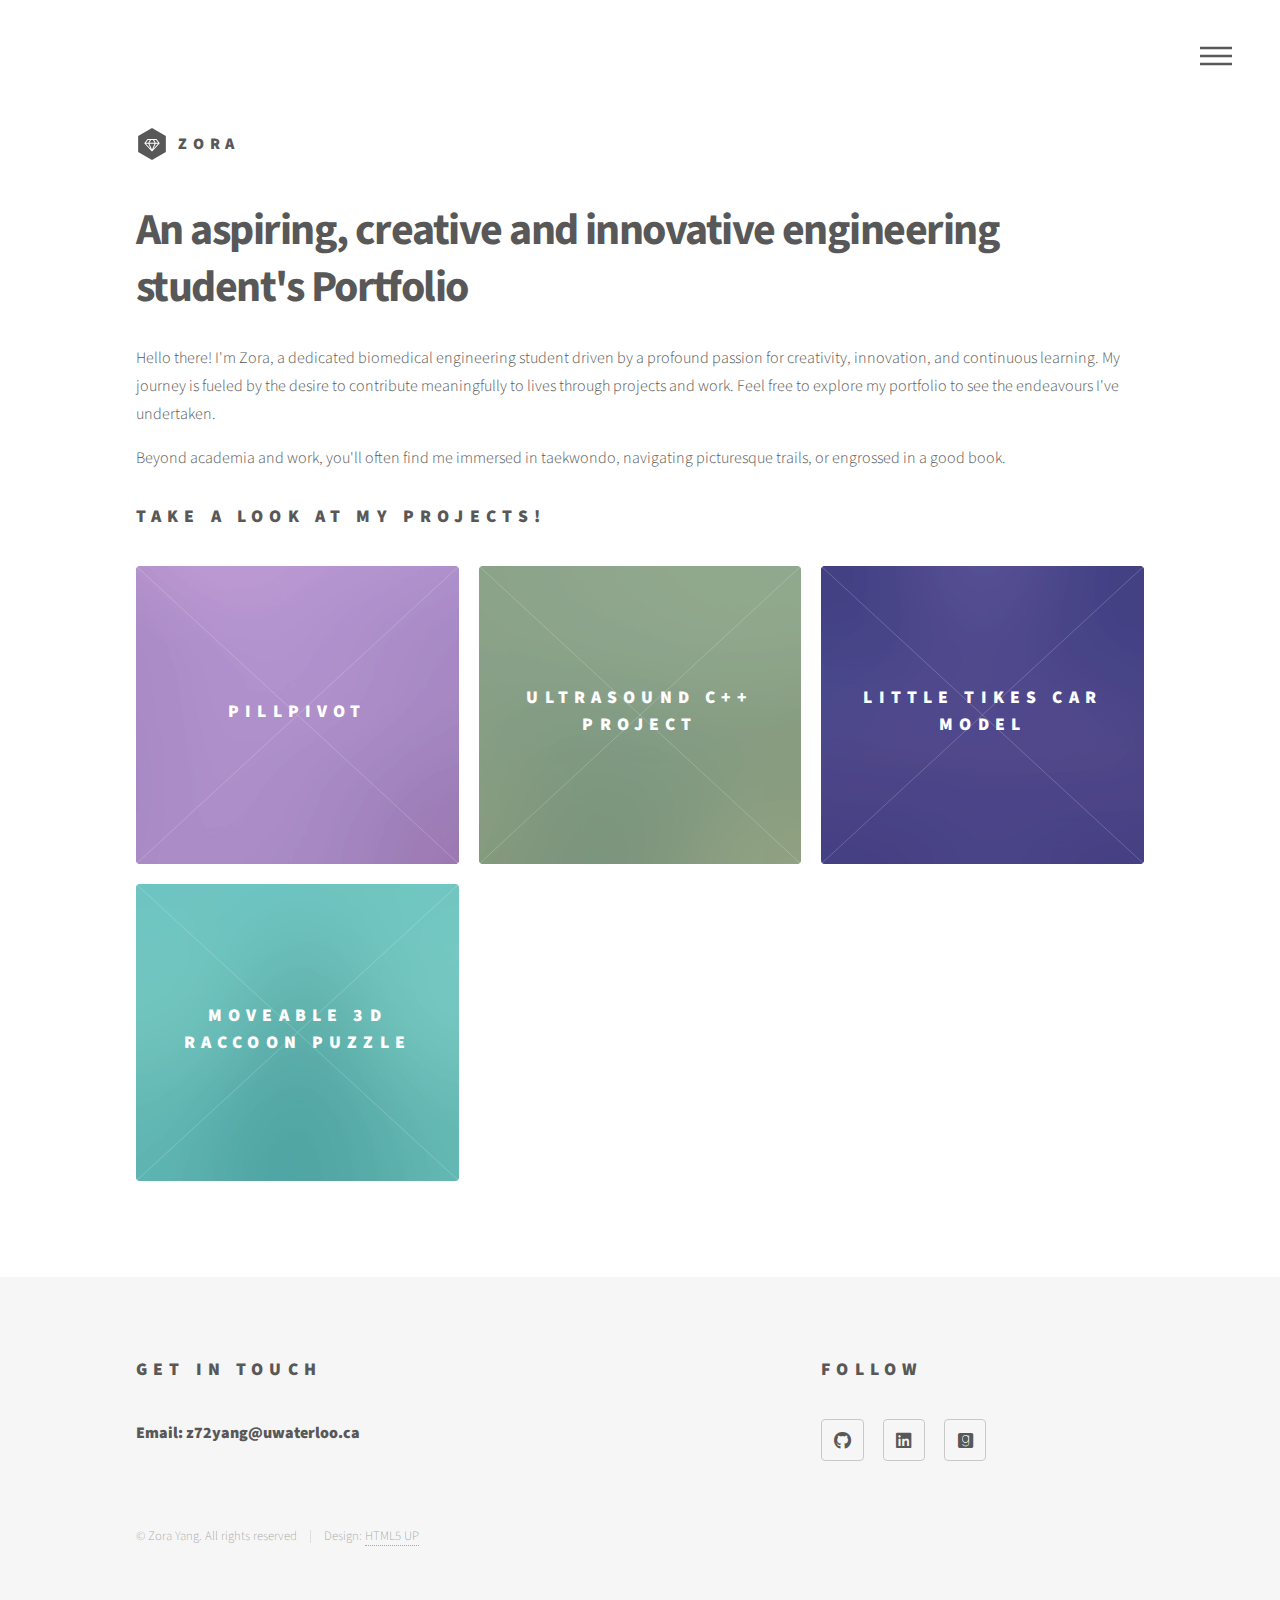
<file: index.html>
<!DOCTYPE HTML>
<!--
	Phantom by HTML5 UP
	html5up.net | @ajlkn
	Free for personal and commercial use under the CCA 3.0 license (html5up.net/license)
-->
<html>
	<head>
		<title>Zora's Portfolio</title>
		<meta charset="utf-8" />
		<meta name="viewport" content="width=device-width, initial-scale=1, user-scalable=no" />
		<link rel="stylesheet" href="assets/css/main.css" />
		<noscript><link rel="stylesheet" href="assets/css/noscript.css" /></noscript>
	</head>
	<body class="is-preload">
		<!-- Wrapper -->
			<div id="wrapper">

				<!-- Header -->
					<header id="header">
						<div class="inner">

							<!-- Logo -->
								<a href="index.html" class="logo">
									<span class="symbol"><img src="images/logo.svg" alt="" /></span><span class="title">Zora</span>
								</a>

							<!-- Nav -->
								<nav>
									<ul>
										<li><a href="#menu">Menu</a></li>
									</ul>
								</nav>

						</div>
					</header>

				<!-- Menu -->
					<nav id="menu">
						<h2>Menu</h2>
						<ul>
							<li><a href="index.html">Home</a></li>
							<li><a href="pillpivot.html">PillPivot</a></li>
							<li><a href="ultrasound.html">Ultrasound C++ Project</a></li>
							<li><a href="Solidworks.html">Little Tikes Car Model</a></li>
							<li><a href="raccoon.html">Moveable 3D Raccoon Puzzle</a></li>
						</ul>
					</nav>

				<!-- Main -->
					<div id="main">
						<div class="inner">
							<header>
								<h1>An aspiring, creative and innovative engineering student's Portfolio</h1>
								<p>Hello there! I'm Zora, a dedicated biomedical engineering student driven by a profound passion for creativity, innovation, and continuous learning. My journey is fueled by the desire to contribute meaningfully to lives through projects and work. Feel free to explore my portfolio to see the endeavours I've undertaken.</p>
								<p>Beyond academia and work, you'll often find me immersed in taekwondo, navigating picturesque trails, or engrossed in a good book.</p>
								<h2>Take a look at my projects!</h2>
							</header>
							<section class="tiles">
								<article class="style2">
									<span class="image">
										<img src="images/pic02.jpg" alt="" />
									</span>
									<a href="pillpivot.html">
										<h2>PillPivot</h2>
										<div class="content">
											<p>An ergonomic pill box designed for people with rheumatoid arthritis</p>
										</div>
									</a>
								</article>
								<article class="style1">
									<span class="image">
										<img src="images/pic01.jpg" alt="" />
									</span>
									<a href="ultrasound.html">
										<h2>Ultrasound C++ Project</h2>
										<div class="content">
											<p>C++ project to interpret an ultrasound text file</p>
										</div>
									</a>
								</article>
								<article class="style3">
									<span class="image">
										<img src="images/pic03.jpg" alt="" />
									</span>
									<a href="Solidworks.html">
										<h2>Little Tikes Car Model</h2>
										<div class="content">
											<p>Model of the Little Tikes Car created in Solidworks</p>
										</div>
									</a>
								</article>
								<article class="style4">
									<span class="image">
										<img src="images/pic04.jpg" alt="" />
									</span>
									<a href="raccoon.html">
										<h2>Moveable 3D Raccoon Puzzle</h2>
										<div class="content">
											<p>3D raccoon in a trashcan puzzle. Designed in Solidworks and 3D printed.</p>
										</div>
									</a>
								</article>
								<!-- <article class="style5">
									<span class="image">
										<img src="images/pic05.jpg" alt="" />
									</span>
									<a href="generic.html">
										<h2>Aliquam</h2>
										<div class="content">
											<p>Sed nisl arcu euismod sit amet nisi lorem etiam dolor veroeros et feugiat.</p>
										</div>
									</a>
								</article>
								<article class="style6">
									<span class="image">
										<img src="images/pic06.jpg" alt="" />
									</span>
									<a href="generic.html">
										<h2>Veroeros</h2>
										<div class="content">
											<p>Sed nisl arcu euismod sit amet nisi lorem etiam dolor veroeros et feugiat.</p>
										</div>
									</a>
								</article>
								<article class="style2">
									<span class="image">
										<img src="images/pic07.jpg" alt="" />
									</span>
									<a href="generic.html">
										<h2>Ipsum</h2>
										<div class="content">
											<p>Sed nisl arcu euismod sit amet nisi lorem etiam dolor veroeros et feugiat.</p>
										</div>
									</a>
								</article>
								<article class="style3">
									<span class="image">
										<img src="images/pic08.jpg" alt="" />
									</span>
									<a href="generic.html">
										<h2>Dolor</h2>
										<div class="content">
											<p>Sed nisl arcu euismod sit amet nisi lorem etiam dolor veroeros et feugiat.</p>
										</div>
									</a>
								</article>
								<article class="style1">
									<span class="image">
										<img src="images/pic09.jpg" alt="" />
									</span>
									<a href="generic.html">
										<h2>Nullam</h2>
										<div class="content">
											<p>Sed nisl arcu euismod sit amet nisi lorem etiam dolor veroeros et feugiat.</p>
										</div>
									</a>
								</article>
								<article class="style5">
									<span class="image">
										<img src="images/pic10.jpg" alt="" />
									</span>
									<a href="generic.html">
										<h2>Ultricies</h2>
										<div class="content">
											<p>Sed nisl arcu euismod sit amet nisi lorem etiam dolor veroeros et feugiat.</p>
										</div>
									</a>
								</article>
								<article class="style6">
									<span class="image">
										<img src="images/pic11.jpg" alt="" />
									</span>
									<a href="generic.html">
										<h2>Dictum</h2>
										<div class="content">
											<p>Sed nisl arcu euismod sit amet nisi lorem etiam dolor veroeros et feugiat.</p>
										</div>
									</a>
								</article>
								<article class="style4">
									<span class="image">
										<img src="images/pic12.jpg" alt="" />
									</span>
									<a href="generic.html">
										<h2>Pretium</h2>
										<div class="content">
											<p>Sed nisl arcu euismod sit amet nisi lorem etiam dolor veroeros et feugiat.</p>
										</div>
									</a>
								</article> -->
							</section>
						</div>
					</div>

				<!-- Footer -->
					<footer id="footer">
						<div class="inner">
							<section>
								<h2>Get in touch</h2>
								<p><b>Email: z72yang@uwaterloo.ca</b></p>
								<!-- <form method="post" action="z72yang@uwaterloo.ca">
									<div class="fields">
										<div class="field half">
											<input type="text" name="name" id="name" placeholder="Name" />
										</div>
										<div class="field half">
											<input type="email" name="email" id="email" placeholder="Email" />
										</div>
										<div class="field">
											<textarea name="message" id="message" placeholder="Message"></textarea>
										</div>
									</div>
									<ul class="actions">
										<li><input type="submit" value="Send" class="primary" /></li>
									</ul>
								</form> -->
							</section>
							<section>
								<h2>Follow</h2>
								<ul class="icons">
									<li><a href="https://github.com/zor-bme" class="icon brands style2 fa-github"><span class="label">GitHub</span></a></li>
									<li><a href="https://www.linkedin.com/in/zora-y-623b1726b/" class="icon brands style2 fa-linkedin"><span class="label">Linkedin</span></a></li>
									<li><a href="https://www.goodreads.com/user/show/127445871-lan-zee" class="icon brands style2 fa-goodreads"><span class="label">Goodreads</span></a></li>
									<!-- <li><a href="#" class="icon brands style2 fa-twitter"><span class="label">Twitter</span></a></li>
									<li><a href="#" class="icon brands style2 fa-facebook-f"><span class="label">Facebook</span></a></li>
									<li><a href="#" class="icon brands style2 fa-instagram"><span class="label">Instagram</span></a></li>
									<li><a href="#" class="icon brands style2 fa-dribbble"><span class="label">Dribbble</span></a></li> -->
									<!-- <li><a href="#" class="icon brands style2 fa-500px"><span class="label">500px</span></a></li> -->
									<!-- <li><a href="4372160275" class="icon solid style2 fa-phone"><span class="label">Phone</span></a></li>
									<li><a href="z72yang@uwaterloo.ca" class="icon solid style2 fa-envelope"><span class="label">Email</span></a></li> -->
								</ul>
							</section>
							<ul class="copyright">
								<li>&copy; Zora Yang. All rights reserved</li><li>Design: <a href="http://html5up.net">HTML5 UP</a></li>
							</ul>
						</div>
					</footer>

			</div>

		<!-- Scripts -->
			<script src="assets/js/jquery.min.js"></script>
			<script src="assets/js/browser.min.js"></script>
			<script src="assets/js/breakpoints.min.js"></script>
			<script src="assets/js/util.js"></script>
			<script src="assets/js/main.js"></script>

	</body>
</html>
</file>
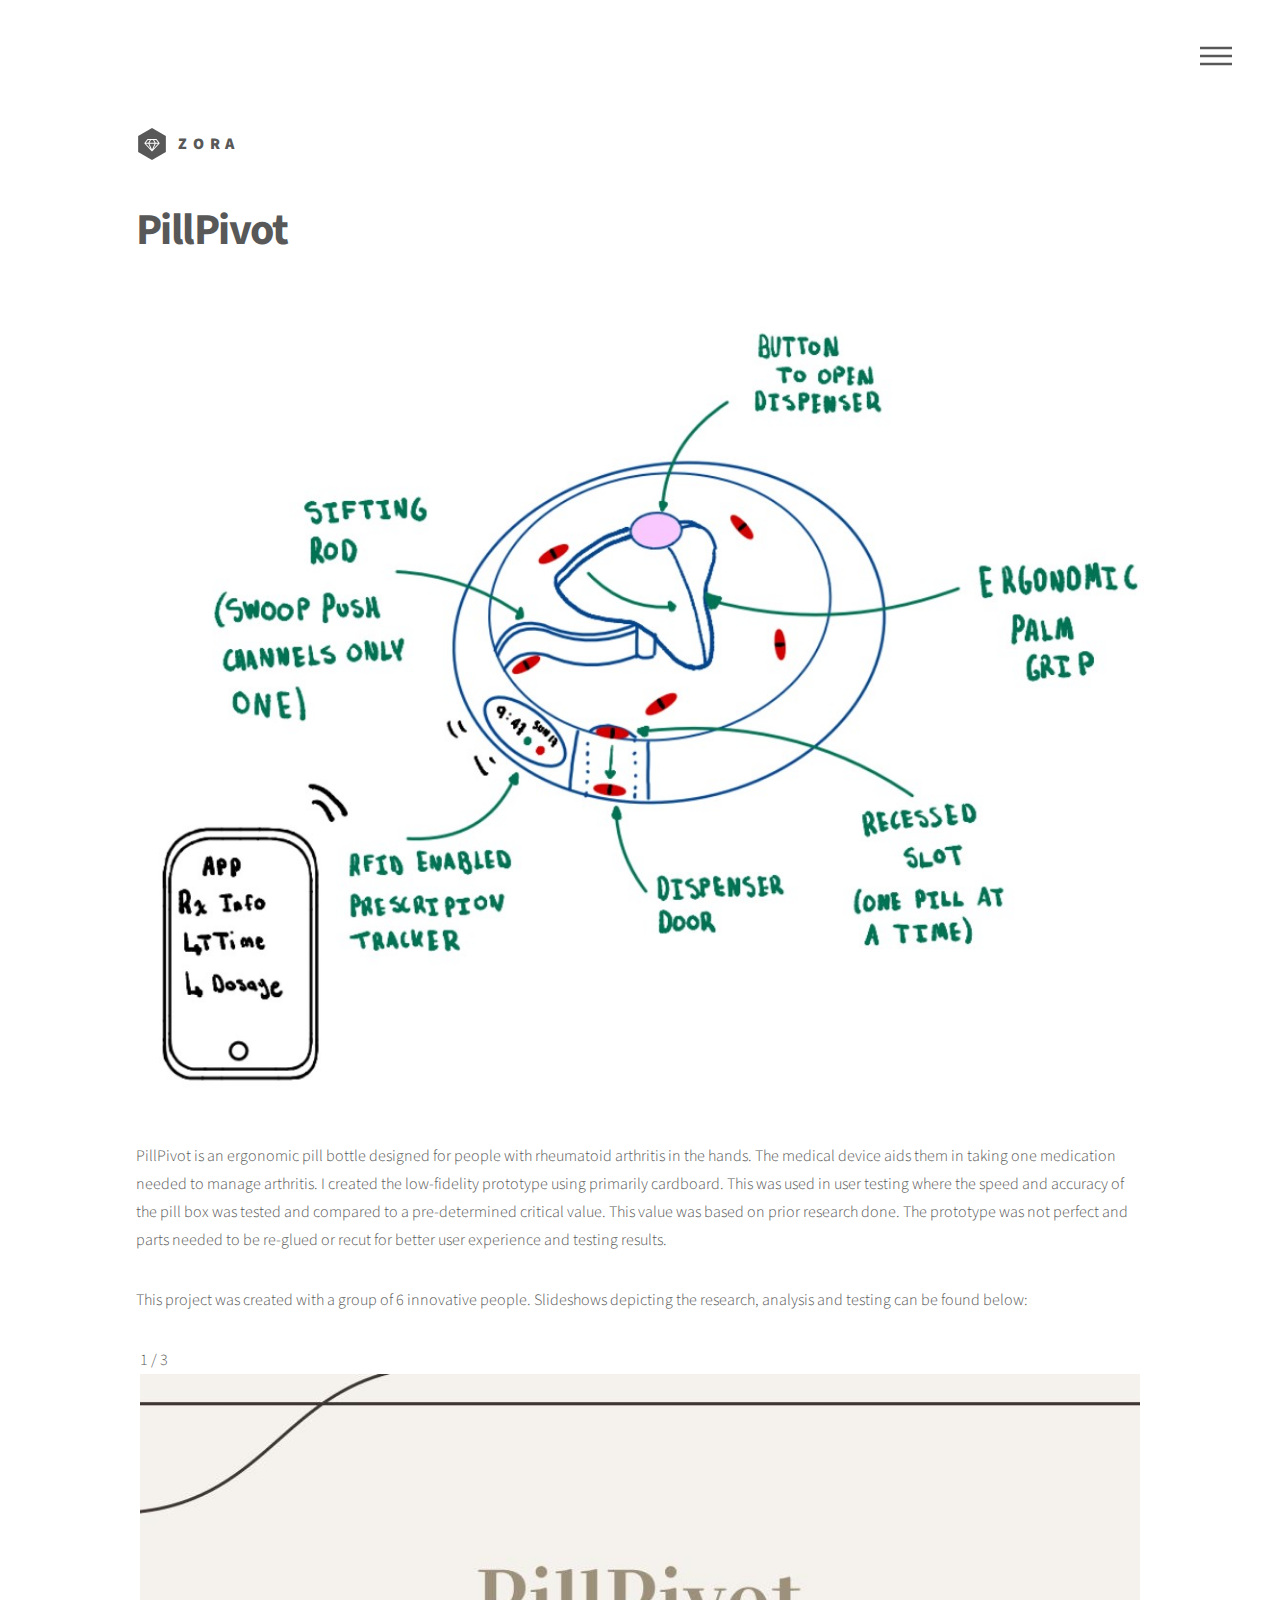
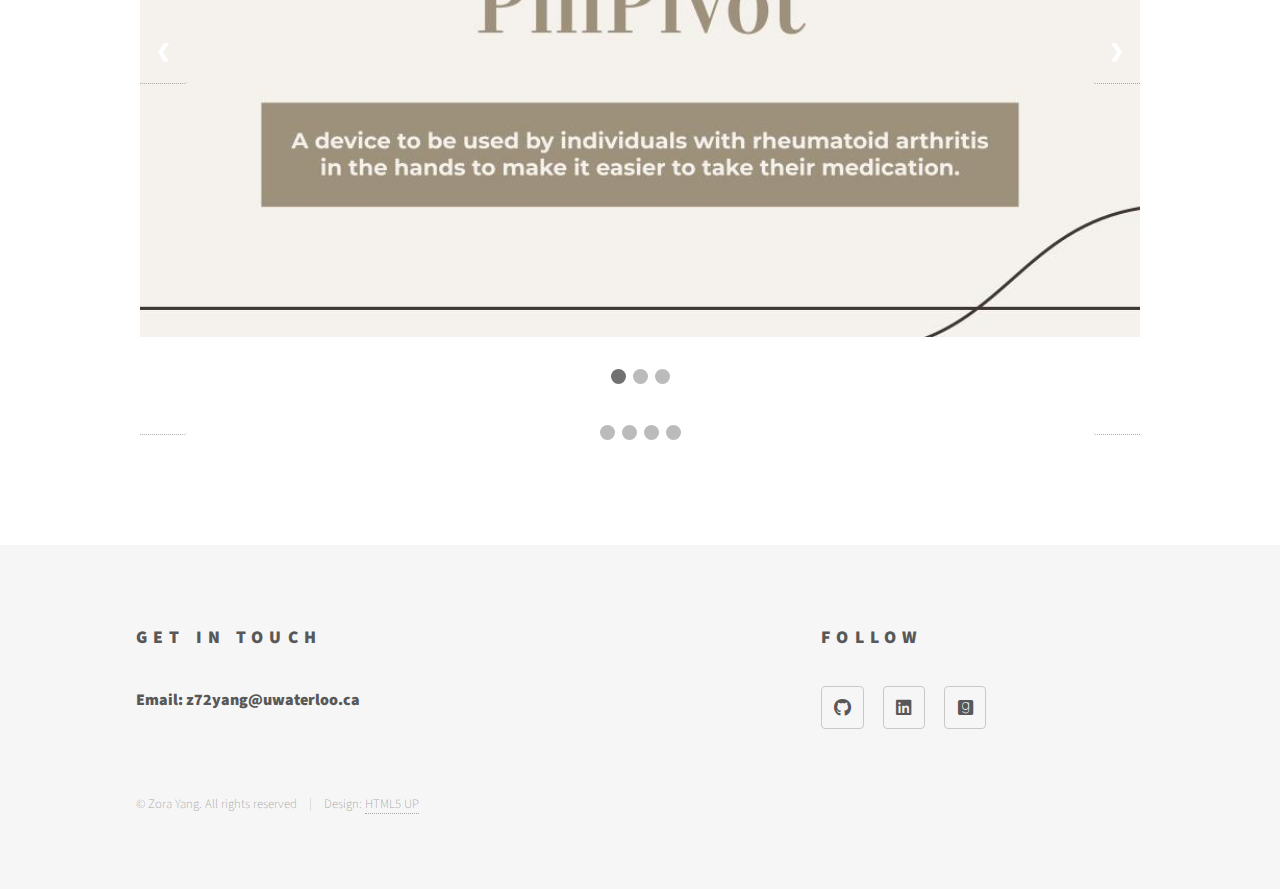
<file: pillpivot.html>
<!DOCTYPE HTML>
<!--
	Phantom by HTML5 UP
	html5up.net | @ajlkn
	Free for personal and commercial use under the CCA 3.0 license (html5up.net/license)
-->
<html>
	<head>
		<title>PillPivot</title>
		<meta charset="utf-8" />
		<meta name="viewport" content="width=device-width, initial-scale=1, user-scalable=no" />
		<link rel="stylesheet" href="assets/css/main.css" />
    </head>
	<body class="is-preload">
		<!-- Wrapper -->
			<div id="wrapper">

				<!-- Header -->
					<header id="header">
						<div class="inner">

							<!-- Logo -->
								<a href="index.html" class="logo">
									<span class="symbol"><img src="images/logo.svg" alt="" /></span><span class="title">Zora</span>
								</a>

							<!-- Nav -->
								<nav>
									<ul>
										<li><a href="#menu">Menu</a></li>
									</ul>
								</nav>

						</div>
					</header>

				<!-- Menu -->
					<nav id="menu">
						<h2>Menu</h2>
						<ul>
							<li><a href="index.html">Home</a></li>
              <li><a href="pillpivot.html">PillPivot</a></li>
							<li><a href="ultrasound.html">Ultrasound C++ Project</a></li>
							<li><a href="Solidworks.html">Little Tikes Car Model</a></li>
							<li><a href="raccoon.html">Moveable 3D Raccoon Puzzle</a></li>
						</ul>
					</nav>

				<!-- Main -->
					<div id="main">
						<div class="inner">
							<h1>PillPivot</h1>
							<span class="image main"><img src="images/pic24.jpg" alt="" /></span>
                            <p>PillPivot is an ergonomic pill bottle designed for people with rheumatoid arthritis in the hands. The medical device aids them in taking one medication needed to manage arthritis. I created the low-fidelity prototype using primarily cardboard. This was used in user testing where the speed and accuracy of the pill box
                              was tested and compared to a pre-determined critical value. This value was based on prior research done. The prototype was not perfect and parts needed to be re-glued or recut for better user experience and testing results. 
                            </p>
                            <p>This project was created with a group of 6 innovative people. Slideshows depicting the research, analysis and testing can be found below: </p>
                        
                            <div class="slideshow-container">

                                <div class="mySlides fade">
                                  <div class="numbertext">1 / 3</div>
                                  <img src="images/s1.jpg" style="width:100%">
                                
                                </div>
                                
                                <div class="mySlides fade">
                                  <div class="numbertext">2 / 3</div>
                                  <img src="images/s2.jpg" style="width:100%">
                                 
                                </div>
                                
                                <div class="mySlides fade">
                                  <div class="numbertext">3 / 3</div>
                                  <img src="images/s3.jpg" style="width:100%">
                                  
                                </div>
                                
                                <a class="prev" onclick="plusSlides(-1)">❮</a>
                                <a class="next" onclick="plusSlides(1)">❯</a>
                                
                                </div>
                                <br>
                                
                                <div style="text-align:center">
                                  <span class="dot" onclick="currentSlide(1)"></span> 
                                  <span class="dot" onclick="currentSlide(2)"></span> 
                                  <span class="dot" onclick="currentSlide(3)"></span> 
                                </div>
                                
                                <script>
                                let slideIndex = 1;
                                showSlides(slideIndex);
                                
                                function plusSlides(n) {
                                  showSlides(slideIndex += n);
                                }
                                
                                function currentSlide(n) {
                                  showSlides(slideIndex = n);
                                }
                                
                                function showSlides(n) {
                                  let i;
                                  let slides = document.getElementsByClassName("mySlides");
                                  let dots = document.getElementsByClassName("dot");
                                  if (n > slides.length) {slideIndex = 1}    
                                  if (n < 1) {slideIndex = slides.length}
                                  for (i = 0; i < slides.length; i++) {
                                    slides[i].style.display = "none";  
                                  }
                                  for (i = 0; i < dots.length; i++) {
                                    dots[i].className = dots[i].className.replace(" active", "");
                                  }
                                  slides[slideIndex-1].style.display = "block";  
                                  dots[slideIndex-1].className += " active";
                                }
                                </script>
                            <div class="slideshow-container">

                                <div class="mySlides fade">
                                  <div class="numbertext">1 / 4</div>
                                  <img src="images/d1.jpg" style="width:100%">
                                
                                </div>
                                
                                <div class="mySlides fade">
                                  <div class="numbertext">2 / 4</div>
                                  <img src="images/d2.jpg" style="width:100%">
                           
                                </div>
                                
                                <div class="mySlides fade">
                                  <div class="numbertext">3 / 4</div>
                                  <img src="images/d3.jpg" style="width:100%">
                                 
                                </div>

                                <div class="mySlides fade">
                                    <div class="numbertext">4 / 4</div>
                                    <img src="images/d4.jpg" style="width:100%">
                               
                                  </div>
                                
                                <a class="prev" onclick="plusSlides(-1)">❮</a>
                                <a class="next" onclick="plusSlides(1)">❯</a>
                                
                                </div>
                                <br>
                                
                                <div style="text-align:center">
                                  <span class="dot" onclick="currentSlide(1)"></span> 
                                  <span class="dot" onclick="currentSlide(2)"></span> 
                                  <span class="dot" onclick="currentSlide(3)"></span> 
                                  <span class="dot" onclick="currentSlide(4)"></span> 
                                </div>
                                

                        </div>
					</div>

				<!-- Footer -->
					<footer id="footer">
						<div class="inner">
							<section>
								<h2>Get in touch</h2>
								<p><b>Email: z72yang@uwaterloo.ca</b></p>
								
							</section>
							<section>
								<h2>Follow</h2>
								<ul class="icons">
									<li><a href="https://github.com/zor-bme" class="icon brands style2 fa-github"><span class="label">GitHub</span></a></li>
									<li><a href="https://www.linkedin.com/in/zora-y-623b1726b/" class="icon brands style2 fa-linkedin"><span class="label">Linkedin</span></a></li>
									<li><a href="https://www.goodreads.com/user/show/127445871-lan-zee" class="icon brands style2 fa-goodreads"><span class="label">Goodreads</span></a></li>
                  <!-- <li><a href="#" class="icon brands style2 fa-twitter"><span class="label">Twitter</span></a></li>
									<li><a href="#" class="icon brands style2 fa-facebook-f"><span class="label">Facebook</span></a></li>
									<li><a href="#" class="icon brands style2 fa-instagram"><span class="label">Instagram</span></a></li>
									<li><a href="#" class="icon brands style2 fa-dribbble"><span class="label">Dribbble</span></a></li> -->
									<!-- <li><a href="#" class="icon brands style2 fa-500px"><span class="label">500px</span></a></li> -->
									<!-- <li><a href="4372160275" class="icon solid style2 fa-phone"><span class="label">Phone</span></a></li>
									<li><a href="z72yang@uwaterloo.ca" class="icon solid style2 fa-envelope"><span class="label">Email</span></a></li> -->
								</ul>
							</section>
							<ul class="copyright">
								<li>&copy; Zora Yang. All rights reserved</li><li>Design: <a href="http://html5up.net">HTML5 UP</a></li>
							</ul>
						</div>
					</footer>

			</div>

		<!-- Scripts -->
			<script src="assets/js/jquery.min.js"></script>
			<script src="assets/js/browser.min.js"></script>
			<script src="assets/js/breakpoints.min.js"></script>
			<script src="assets/js/util.js"></script>
			<script src="assets/js/main.js"></script>

	</body>
</html>
</file>
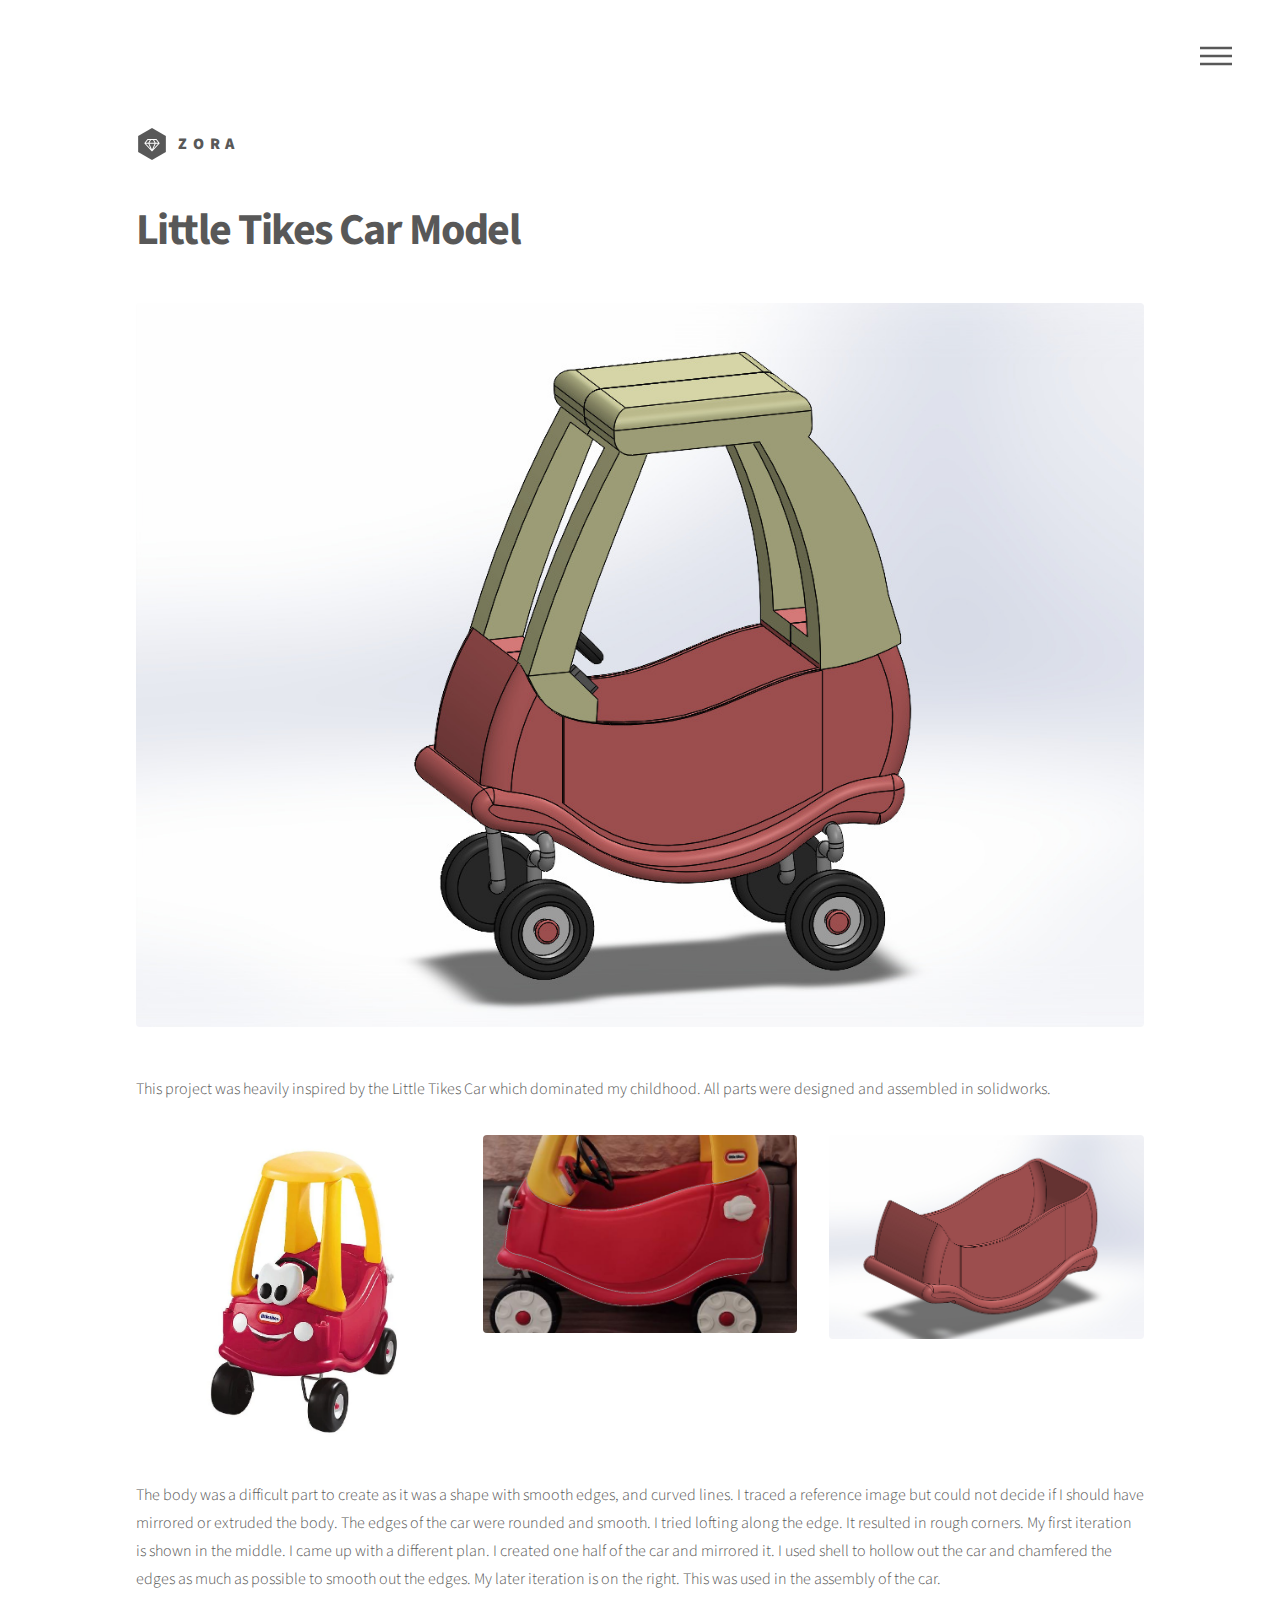
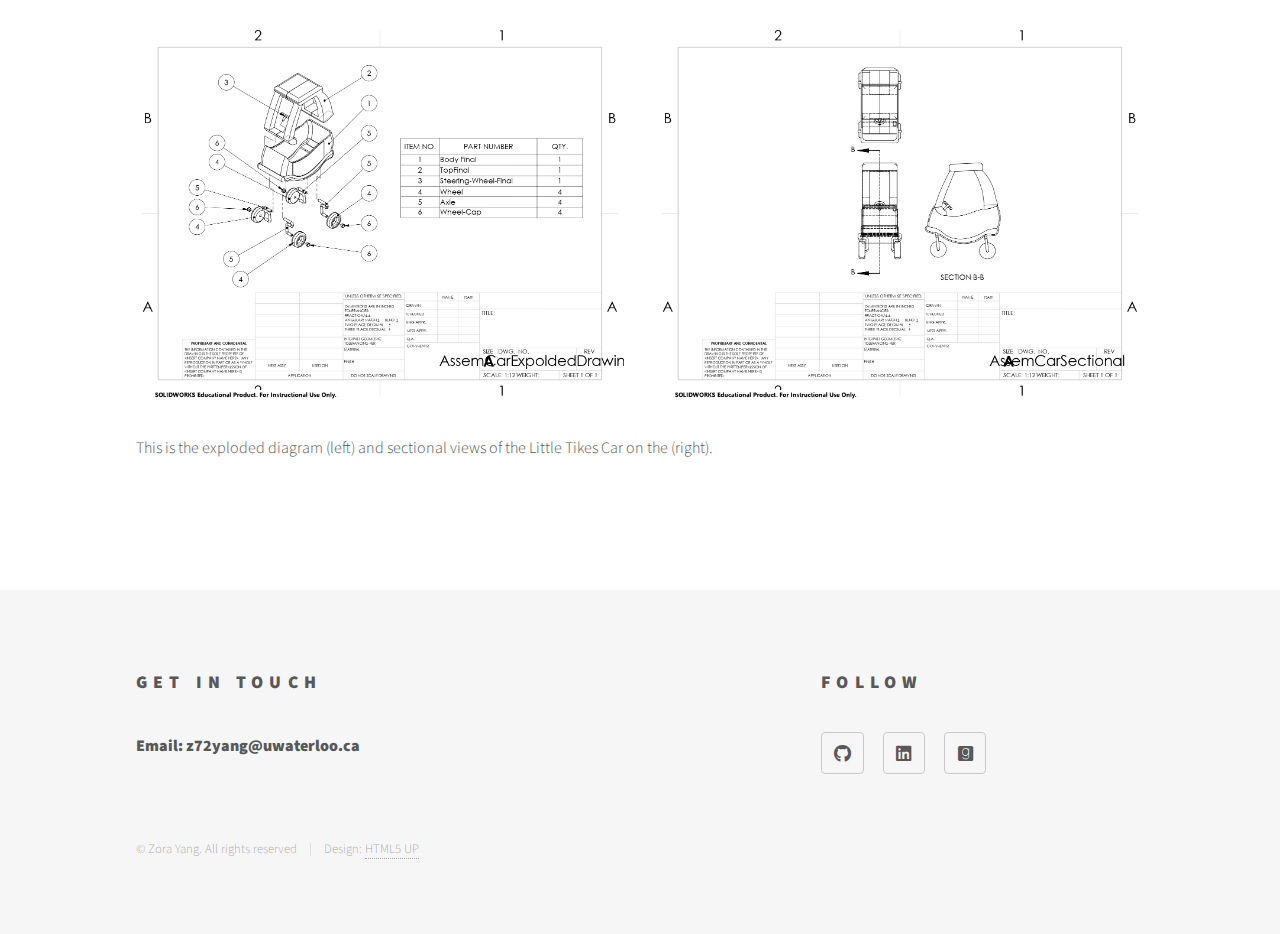
<file: Solidworks.html>
<!DOCTYPE HTML>
<!--
	Phantom by HTML5 UP
	html5up.net | @ajlkn
	Free for personal and commercial use under the CCA 3.0 license (html5up.net/license)
-->
<html>
	<head>
		<title>Little Tikes Car Model</title>
		<meta charset="utf-8" />
		<meta name="viewport" content="width=device-width, initial-scale=1, user-scalable=no" />
		<link rel="stylesheet" href="assets/css/main.css" />
		<noscript><link rel="stylesheet" href="assets/css/noscript.css" /></noscript>
	</head>
	<body class="is-preload">
		<!-- Wrapper -->
			<div id="wrapper">

				<!-- Header -->
					<header id="header">
						<div class="inner">

							<!-- Logo -->
								<a href="index.html" class="logo">
									<span class="symbol"><img src="images/logo.svg" alt="" /></span><span class="title">Zora</span>
								</a>

							<!-- Nav -->
								<nav>
									<ul>
										<li><a href="#menu">Menu</a></li>
									</ul>
								</nav>

						</div>
					</header>

				<!-- Menu -->
					<nav id="menu">
						<h2>Menu</h2>
						<ul>
							<li><a href="index.html">Home</a></li>
							<li><a href="pillpivot.html">PillPivot</a></li>
							<li><a href="ultrasound.html">Ultrasound C++ Project</a></li>
							<li><a href="Solidworks.html">Little Tikes Car Model</a></li>
							<li><a href="raccoon.html">Moveable 3D Raccoon Puzzle</a></li>
						</ul>
					</nav>

				<!-- Main -->
					<div id="main">
						<div class="inner">
							<h1>Little Tikes Car Model</h1>
							<span class="image main"><img src="images/car1.JPG" alt="" /></span>
							<p>This project was heavily inspired by the Little Tikes Car which dominated my childhood. All parts were designed and assembled in solidworks.</p>
							<section>
								<div class="box alt">
									<div class="row gtr-uniform">
										<div class="col-4"><span class="image fit"><img src="images/car4.jpg" alt="" /></span></div>
										<div class="col-4"><span class="image fit"><img src="images/pic30.JPG" alt="" /></span></div>
										<div class="col-4"><span class="image fit"><img src="images/pic31.JPG" alt="" /></span></div>
									</div>
							</section>
							
							<p>The body was a difficult part to create as it was a shape with smooth edges, and curved lines. I traced a reference image but could not decide if I should have mirrored or extruded the body. The edges of the car were rounded and smooth. I tried lofting along the 
								edge. It resulted in rough corners. My first iteration is shown in the middle. I came up with a different plan. I created one half of the car and mirrored it. I used shell to hollow out the car and chamfered the edges as much as possible to smooth out the edges. My later iteration is on the right. This was used in the assembly of the car.</p>
                            <section>
								<div class="box alt">
									<div class="row gtr-uniform">
									
										<div class="col-6"><span class="image fit"><img src="images/car2.jpg" alt="" /></span></div>
										<div class="col-6"><span class="image fit"><img src="images/car5.jpg" alt="" /></span></div>
									</div>
								</section>
							<p>This is the exploded diagram (left) and sectional views of the Little Tikes Car on the (right).</p>

							
                        </div>
					</div>

				<!-- Footer -->
					<footer id="footer">
						<div class="inner">
							<section>
								<h2>Get in touch</h2>
								<p><b>Email: z72yang@uwaterloo.ca</b></p>
								<!-- <form method="post" action="z72yang@uwaterloo.ca">
									<div class="fields">
										<div class="field half">
											<input type="text" name="name" id="name" placeholder="Name" />
										</div>
										<div class="field half">
											<input type="email" name="email" id="email" placeholder="Email" />
										</div>
										<div class="field">
											<textarea name="message" id="message" placeholder="Message"></textarea>
										</div>
									</div>
									<ul class="actions">
										<li><input type="submit" value="Send" class="primary" /></li>
									</ul>
								</form> -->
							</section>
							<section>
								<h2>Follow</h2>
								<ul class="icons">
									<li><a href="https://github.com/zor-bme" class="icon brands style2 fa-github"><span class="label">GitHub</span></a></li>
									<li><a href="https://www.linkedin.com/in/zora-y-623b1726b/" class="icon brands style2 fa-linkedin"><span class="label">Linkedin</span></a></li>
									<li><a href="https://www.goodreads.com/user/show/127445871-lan-zee" class="icon brands style2 fa-goodreads"><span class="label">Goodreads</span></a></li>
                                    <!-- <li><a href="#" class="icon brands style2 fa-twitter"><span class="label">Twitter</span></a></li>
									<li><a href="#" class="icon brands style2 fa-facebook-f"><span class="label">Facebook</span></a></li>
									<li><a href="#" class="icon brands style2 fa-instagram"><span class="label">Instagram</span></a></li>
									<li><a href="#" class="icon brands style2 fa-dribbble"><span class="label">Dribbble</span></a></li> -->
									<!-- <li><a href="#" class="icon brands style2 fa-500px"><span class="label">500px</span></a></li> -->
									<!-- <li><a href="4372160275" class="icon solid style2 fa-phone"><span class="label">Phone</span></a></li>
									<li><a href="z72yang@uwaterloo.ca" class="icon solid style2 fa-envelope"><span class="label">Email</span></a></li> -->
								</ul>
							</section>
							<ul class="copyright">
								<li>&copy; Zora Yang. All rights reserved</li><li>Design: <a href="http://html5up.net">HTML5 UP</a></li>
							</ul>
						</div>
					</footer>

			</div>

		<!-- Scripts -->
			<script src="assets/js/jquery.min.js"></script>
			<script src="assets/js/browser.min.js"></script>
			<script src="assets/js/breakpoints.min.js"></script>
			<script src="assets/js/util.js"></script>
			<script src="assets/js/main.js"></script>

	</body>
</html>
</file>
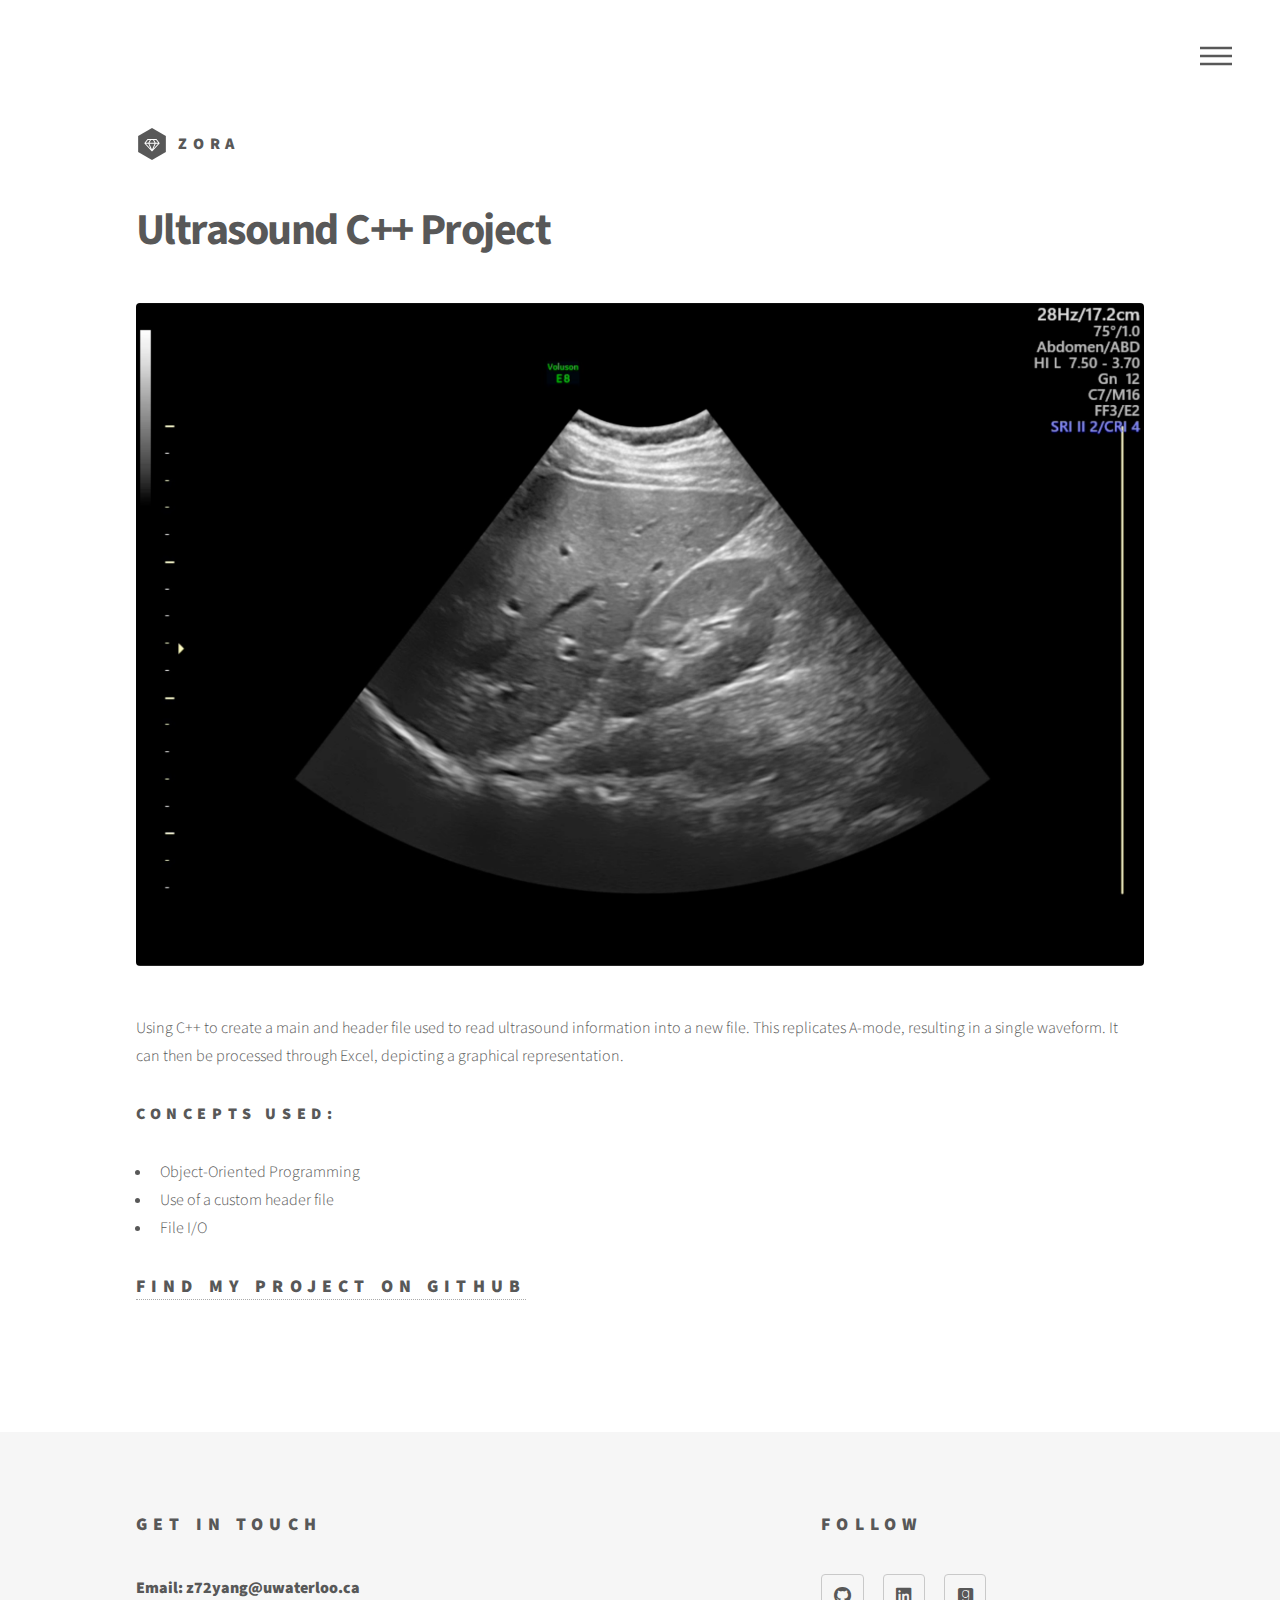
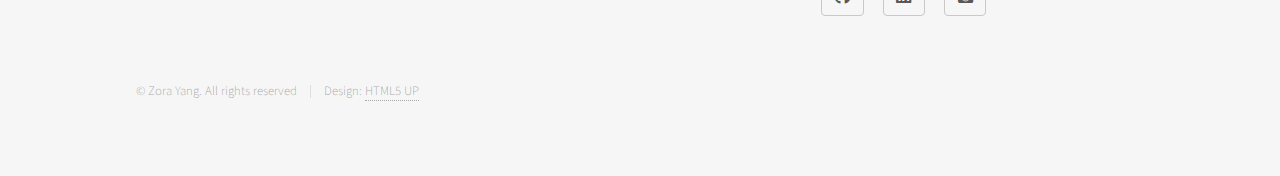
<file: ultrasound.html>
<!DOCTYPE HTML>
<!--
	Phantom by HTML5 UP
	html5up.net | @ajlkn
	Free for personal and commercial use under the CCA 3.0 license (html5up.net/license)
-->
<!-- template for pages -->
<html>
	<head>
		<title>Ultrasound C++ Project</title>
		<meta charset="utf-8" />
		<meta name="viewport" content="width=device-width, initial-scale=1, user-scalable=no" />
		<link rel="stylesheet" href="assets/css/main.css" />
		<noscript><link rel="stylesheet" href="assets/css/noscript.css" /></noscript>
	</head>
	<body class="is-preload">
		<!-- Wrapper -->
			<div id="wrapper">

				<!-- Header -->
					<header id="header">
						<div class="inner">

							<!-- Logo -->
								<a href="index.html" class="logo">
									<span class="symbol"><img src="images/logo.svg" alt="" /></span><span class="title">Zora</span>
								</a>

							<!-- Nav -->
								<nav>
									<ul>
										<li><a href="#menu">Menu</a></li>
									</ul>
								</nav>

						</div>
					</header>

				<!-- Menu -->
					<nav id="menu">
						<h2>Menu</h2>
						<ul>
							<li><a href="index.html">Home</a></li>
							<li><a href="pillpivot.html">PillPivot</a></li>
							<li><a href="ultrasound.html">Ultrasound C++ Project</a></li>
							<li><a href="Solidworks.html">Little Tikes Car Model</a></li>
							<li><a href="raccoon.html">Moveable 3D Raccoon Puzzle</a></li>
						</ul>
					</nav>

				<!-- Main -->
					<div id="main">
						<div class="inner">
							<h1>Ultrasound C++ Project</h1>
							<span class="image main"><img src="images/pic16.jpg" alt="" /></span>
							<p>Using C++ to create a main and header file used to read ultrasound information into a new file. This replicates A-mode, resulting in a single waveform. It can then be processed through Excel, depicting a graphical representation.</p>
							<div class="row">
								<div class="col-6 col-12-medium">
									<h3>Concepts Used:</h3>
									<ul>
										<li>Object-Oriented Programming</li>
										<li>Use of a custom header file</li>
										<li>File I/O</li>
									</ul>
								</div>
							</div>
							<h2><a href="https://github.com/zor-bme/c_plus_plus">Find my project on Github</a></h2>
						</div>
					</div>

				<!-- Footer -->
					<footer id="footer">
						<div class="inner">
							<section>
								<h2>Get in touch</h2>
								<p><b>Email: z72yang@uwaterloo.ca</b></p>
								<!-- <form method="post" action="z72yang@uwaterloo.ca">
									<div class="fields">
										<div class="field half">
											<input type="text" name="name" id="name" placeholder="Name" />
										</div>
										<div class="field half">
											<input type="email" name="email" id="email" placeholder="Email" />
										</div>
										<div class="field">
											<textarea name="message" id="message" placeholder="Message"></textarea>
										</div>
									</div>
									<ul class="actions">
										<li><input type="submit" value="Send" class="primary" /></li>
									</ul>
								</form> -->
							</section>
							<section>
								<h2>Follow</h2>
								<ul class="icons">
									<li><a href="https://github.com/zor-bme" class="icon brands style2 fa-github"><span class="label">GitHub</span></a></li>
									<li><a href="https://www.linkedin.com/in/zora-y-623b1726b/" class="icon brands style2 fa-linkedin"><span class="label">Linkedin</span></a></li>
									<li><a href="https://www.goodreads.com/user/show/127445871-lan-zee" class="icon brands style2 fa-goodreads"><span class="label">Goodreads</span></a></li>
									<!-- <li><a href="#" class="icon brands style2 fa-twitter"><span class="label">Twitter</span></a></li>
									<li><a href="#" class="icon brands style2 fa-facebook-f"><span class="label">Facebook</span></a></li>
									<li><a href="#" class="icon brands style2 fa-instagram"><span class="label">Instagram</span></a></li>
									<li><a href="#" class="icon brands style2 fa-dribbble"><span class="label">Dribbble</span></a></li> -->
									<!-- <li><a href="#" class="icon brands style2 fa-500px"><span class="label">500px</span></a></li> -->
									<!-- <li><a href="4372160275" class="icon solid style2 fa-phone"><span class="label">Phone</span></a></li>
									<li><a href="z72yang@uwaterloo.ca" class="icon solid style2 fa-envelope"><span class="label">Email</span></a></li> -->
								</ul>
							</section>
							<ul class="copyright">
								<li>&copy; Zora Yang. All rights reserved</li><li>Design: <a href="http://html5up.net">HTML5 UP</a></li>
							</ul>
						</div>
					</footer>

			</div>

		<!-- Scripts -->
			<script src="assets/js/jquery.min.js"></script>
			<script src="assets/js/browser.min.js"></script>
			<script src="assets/js/breakpoints.min.js"></script>
			<script src="assets/js/util.js"></script>
			<script src="assets/js/main.js"></script>

	</body>
</html>
</file>
<file: assets/css/noscript.css>
/*
	Phantom by HTML5 UP
	html5up.net | @ajlkn
	Free for personal and commercial use under the CCA 3.0 license (html5up.net/license)
*/

/* Tiles */

	body.is-preload .tiles article {
		-moz-transform: none;
		-webkit-transform: none;
		-ms-transform: none;
		transform: none;
		opacity: 1;
	}
</file>
<file: assets/css/main.css>
@import url(fontawesome-all.min.css);
@import url("https://fonts.googleapis.com/css?family=Source+Sans+Pro:300,700,900");

/*
	Phantom by HTML5 UP
	html5up.net | @ajlkn
	Free for personal and commercial use under the CCA 3.0 license (html5up.net/license)
*/

html, body, div, span, applet, object,
iframe, h1, h2, h3, h4, h5, h6, p, blockquote,
pre, a, abbr, acronym, address, big, cite,
code, del, dfn, em, img, ins, kbd, q, s, samp,
small, strike, strong, sub, sup, tt, var, b,
u, i, center, dl, dt, dd, ol, ul, li, fieldset,
form, label, legend, table, caption, tbody,
tfoot, thead, tr, th, td, article, aside,
canvas, details, embed, figure, figcaption,
footer, header, hgroup, menu, nav, output, ruby,
section, summary, time, mark, audio, video {
	margin: 0;
	padding: 0;
	border: 0;
	font-size: 100%;
	font: inherit;
	vertical-align: baseline;}

article, aside, details, figcaption, figure,
footer, header, hgroup, menu, nav, section {
	display: block;}

body {
	line-height: 1;
}

ol, ul {
	list-style: none;
}

blockquote, q {
	quotes: none;
}

	blockquote:before, blockquote:after, q:before, q:after {
		content: '';
		content: none;
	}

table {
	border-collapse: collapse;
	border-spacing: 0;
}

body {
	-webkit-text-size-adjust: none;
}

mark {
	background-color: transparent;
	color: inherit;
}

input::-moz-focus-inner {
	border: 0;
	padding: 0;
}

input, select, textarea {
	-moz-appearance: none;
	-webkit-appearance: none;
	-ms-appearance: none;
	appearance: none;
}

/* Basic */

	@-ms-viewport {
		width: device-width;
	}

	body {
		-ms-overflow-style: scrollbar;
	}

	@media screen and (max-width: 480px) {

		html, body {
			min-width: 320px;
		}

	}

	html {
		box-sizing: border-box;
	}

	*, *:before, *:after {
		box-sizing: inherit;
	}

	body {
		background: #ffffff;
	}

		body.is-preload *, body.is-preload *:before, body.is-preload *:after {
			-moz-animation: none !important;
			-webkit-animation: none !important;
			-ms-animation: none !important;
			animation: none !important;
			-moz-transition: none !important;
			-webkit-transition: none !important;
			-ms-transition: none !important;
			transition: none !important;
		}

/* Type */

	body, input, select, textarea {
		color: #585858;
		font-family: "Source Sans Pro", Helvetica, sans-serif;
		font-size: 16pt;
		font-weight: 300;
		line-height: 1.75;
	}

		@media screen and (max-width: 1680px) {

			body, input, select, textarea {
				font-size: 14pt;
			}

		}

		@media screen and (max-width: 1280px) {

			body, input, select, textarea {
				font-size: 12pt;
			}

		}

	a {
		-moz-transition: border-bottom-color 0.2s ease, color 0.2s ease;
		-webkit-transition: border-bottom-color 0.2s ease, color 0.2s ease;
		-ms-transition: border-bottom-color 0.2s ease, color 0.2s ease;
		transition: border-bottom-color 0.2s ease, color 0.2s ease;
		text-decoration: none;
		color: #585858;
		border-bottom: dotted 1px rgba(88, 88, 88, 0.5);
	}

		a:hover {
			border-bottom-color: transparent;
			color: #f2849e !important;
		}

	strong, b {
		font-weight: 900;
	}

	em, i {
		font-style: italic;
	}

	p {
		margin: 0 0 2em 0;
	}

	h1 {
		font-size: 2.75em;
		font-weight: 700;
		line-height: 1.3;
		margin: 0 0 1em 0;
		letter-spacing: -0.035em;
	}

		h1 a {
			color: inherit;
		}

		@media screen and (max-width: 736px) {

			h1 {
				font-size: 2em;
				margin: 0 0 1em 0;
			}

		}

		@media screen and (max-width: 360px) {

			h1 {
				font-size: 1.75em;
			}

		}

	h2, h3, h4, h5, h6 {
		font-weight: 900;
		line-height: 1.5;
		margin: 0 0 2em 0;
		text-transform: uppercase;
		letter-spacing: 0.35em;
	}

		h2 a, h3 a, h4 a, h5 a, h6 a {
			color: inherit;
		}

	h2 {
		font-size: 1.1em;
	}

	h3 {
		font-size: 1em;
	}

	h4 {
		font-size: 0.8em;
	}

	h5 {
		font-size: 0.8em;
	}

	h6 {
		font-size: 0.8em;
	}

	@media screen and (max-width: 980px) {

		h1 br, h2 br, h3 br, h4 br, h5 br, h6 br {
			display: none;
		}

	}

	@media screen and (max-width: 736px) {

		h2 {
			font-size: 1em;
		}

		h3 {
			font-size: 0.8em;
		}

	}

	sub {
		font-size: 0.8em;
		position: relative;
		top: 0.5em;
	}

	sup {
		font-size: 0.8em;
		position: relative;
		top: -0.5em;
	}

	blockquote {
		border-left: solid 4px #c9c9c9;
		font-style: italic;
		margin: 0 0 2em 0;
		padding: 0.5em 0 0.5em 2em;
	}

	code {
		background: rgba(144, 144, 144, 0.075);
		border-radius: 4px;
		border: solid 1px #c9c9c9;
		font-family: "Courier New", monospace;
		font-size: 0.9em;
		margin: 0 0.25em;
		padding: 0.25em 0.65em;
	}

	pre {
		-webkit-overflow-scrolling: touch;
		font-family: "Courier New", monospace;
		font-size: 0.9em;
		margin: 0 0 2em 0;
	}

		pre code {
			display: block;
			line-height: 1.75;
			padding: 1em 1.5em;
			overflow-x: auto;
		}

	hr {
		border: 0;
		border-bottom: solid 1px #c9c9c9;
		margin: 2em 0;
	}

		hr.major {
			margin: 3em 0;
		}

	.align-left {
		text-align: left;
	}

	.align-center {
		text-align: center;
	}

	.align-right {
		text-align: right;
	}

/* Row */

	.row {
		display: flex;
		flex-wrap: wrap;
		box-sizing: border-box;
		align-items: stretch;
	}

		.row > * {
			box-sizing: border-box;
		}

		.row.gtr-uniform > * > :last-child {
			margin-bottom: 0;
		}

		.row.aln-left {
			justify-content: flex-start;
		}

		.row.aln-center {
			justify-content: center;
		}

		.row.aln-right {
			justify-content: flex-end;
		}

		.row.aln-top {
			align-items: flex-start;
		}

		.row.aln-middle {
			align-items: center;
		}

		.row.aln-bottom {
			align-items: flex-end;
		}

		.row > .imp {
			order: -1;
		}

		.row > .col-1 {
			width: 8.33333%;
		}

		.row > .off-1 {
			margin-left: 8.33333%;
		}

		.row > .col-2 {
			width: 16.66667%;
		}

		.row > .off-2 {
			margin-left: 16.66667%;
		}

		.row > .col-3 {
			width: 25%;
		}

		.row > .off-3 {
			margin-left: 25%;
		}

		.row > .col-4 {
			width: 33.33333%;
		}

		.row > .off-4 {
			margin-left: 33.33333%;
		}

		.row > .col-5 {
			width: 41.66667%;
		}

		.row > .off-5 {
			margin-left: 41.66667%;
		}

		.row > .col-6 {
			width: 50%;
		}

		.row > .off-6 {
			margin-left: 50%;
		}

		.row > .col-7 {
			width: 58.33333%;
		}

		.row > .off-7 {
			margin-left: 58.33333%;
		}

		.row > .col-8 {
			width: 66.66667%;
		}

		.row > .off-8 {
			margin-left: 66.66667%;
		}

		.row > .col-9 {
			width: 75%;
		}

		.row > .off-9 {
			margin-left: 75%;
		}

		.row > .col-10 {
			width: 83.33333%;
		}

		.row > .off-10 {
			margin-left: 83.33333%;
		}

		.row > .col-11 {
			width: 91.66667%;
		}

		.row > .off-11 {
			margin-left: 91.66667%;
		}

		.row > .col-12 {
			width: 100%;
		}

		.row > .off-12 {
			margin-left: 100%;
		}

		.row.gtr-0 {
			margin-top: 0;
			margin-left: 0em;
		}

			.row.gtr-0 > * {
				padding: 0 0 0 0em;
			}

			.row.gtr-0.gtr-uniform {
				margin-top: 0em;
			}

				.row.gtr-0.gtr-uniform > * {
					padding-top: 0em;
				}

		.row.gtr-25 {
			margin-top: 0;
			margin-left: -0.5em;
		}

			.row.gtr-25 > * {
				padding: 0 0 0 0.5em;
			}

			.row.gtr-25.gtr-uniform {
				margin-top: -0.5em;
			}

				.row.gtr-25.gtr-uniform > * {
					padding-top: 0.5em;
				}

		.row.gtr-50 {
			margin-top: 0;
			margin-left: -1em;
		}

			.row.gtr-50 > * {
				padding: 0 0 0 1em;
			}

			.row.gtr-50.gtr-uniform {
				margin-top: -1em;
			}

				.row.gtr-50.gtr-uniform > * {
					padding-top: 1em;
				}

		.row {
			margin-top: 0;
			margin-left: -2em;
		}

			.row > * {
				padding: 0 0 0 2em;
			}

			.row.gtr-uniform {
				margin-top: -2em;
			}

				.row.gtr-uniform > * {
					padding-top: 2em;
				}

		.row.gtr-150 {
			margin-top: 0;
			margin-left: -3em;
		}

			.row.gtr-150 > * {
				padding: 0 0 0 3em;
			}

			.row.gtr-150.gtr-uniform {
				margin-top: -3em;
			}

				.row.gtr-150.gtr-uniform > * {
					padding-top: 3em;
				}

		.row.gtr-200 {
			margin-top: 0;
			margin-left: -4em;
		}

			.row.gtr-200 > * {
				padding: 0 0 0 4em;
			}

			.row.gtr-200.gtr-uniform {
				margin-top: -4em;
			}

				.row.gtr-200.gtr-uniform > * {
					padding-top: 4em;
				}

		@media screen and (max-width: 1680px) {

			.row {
				display: flex;
				flex-wrap: wrap;
				box-sizing: border-box;
				align-items: stretch;
			}

				.row > * {
					box-sizing: border-box;
				}

				.row.gtr-uniform > * > :last-child {
					margin-bottom: 0;
				}

				.row.aln-left {
					justify-content: flex-start;
				}

				.row.aln-center {
					justify-content: center;
				}

				.row.aln-right {
					justify-content: flex-end;
				}

				.row.aln-top {
					align-items: flex-start;
				}

				.row.aln-middle {
					align-items: center;
				}

				.row.aln-bottom {
					align-items: flex-end;
				}

				.row > .imp-xlarge {
					order: -1;
				}

				.row > .col-1-xlarge {
					width: 8.33333%;
				}

				.row > .off-1-xlarge {
					margin-left: 8.33333%;
				}

				.row > .col-2-xlarge {
					width: 16.66667%;
				}

				.row > .off-2-xlarge {
					margin-left: 16.66667%;
				}

				.row > .col-3-xlarge {
					width: 25%;
				}

				.row > .off-3-xlarge {
					margin-left: 25%;
				}

				.row > .col-4-xlarge {
					width: 33.33333%;
				}

				.row > .off-4-xlarge {
					margin-left: 33.33333%;
				}

				.row > .col-5-xlarge {
					width: 41.66667%;
				}

				.row > .off-5-xlarge {
					margin-left: 41.66667%;
				}

				.row > .col-6-xlarge {
					width: 50%;
				}

				.row > .off-6-xlarge {
					margin-left: 50%;
				}

				.row > .col-7-xlarge {
					width: 58.33333%;
				}

				.row > .off-7-xlarge {
					margin-left: 58.33333%;
				}

				.row > .col-8-xlarge {
					width: 66.66667%;
				}

				.row > .off-8-xlarge {
					margin-left: 66.66667%;
				}

				.row > .col-9-xlarge {
					width: 75%;
				}

				.row > .off-9-xlarge {
					margin-left: 75%;
				}

				.row > .col-10-xlarge {
					width: 83.33333%;
				}

				.row > .off-10-xlarge {
					margin-left: 83.33333%;
				}

				.row > .col-11-xlarge {
					width: 91.66667%;
				}

				.row > .off-11-xlarge {
					margin-left: 91.66667%;
				}

				.row > .col-12-xlarge {
					width: 100%;
				}

				.row > .off-12-xlarge {
					margin-left: 100%;
				}

				.row.gtr-0 {
					margin-top: 0;
					margin-left: 0em;
				}

					.row.gtr-0 > * {
						padding: 0 0 0 0em;
					}

					.row.gtr-0.gtr-uniform {
						margin-top: 0em;
					}

						.row.gtr-0.gtr-uniform > * {
							padding-top: 0em;
						}

				.row.gtr-25 {
					margin-top: 0;
					margin-left: -0.5em;
				}

					.row.gtr-25 > * {
						padding: 0 0 0 0.5em;
					}

					.row.gtr-25.gtr-uniform {
						margin-top: -0.5em;
					}

						.row.gtr-25.gtr-uniform > * {
							padding-top: 0.5em;
						}

				.row.gtr-50 {
					margin-top: 0;
					margin-left: -1em;
				}

					.row.gtr-50 > * {
						padding: 0 0 0 1em;
					}

					.row.gtr-50.gtr-uniform {
						margin-top: -1em;
					}

						.row.gtr-50.gtr-uniform > * {
							padding-top: 1em;
						}

				.row {
					margin-top: 0;
					margin-left: -2em;
				}

					.row > * {
						padding: 0 0 0 2em;
					}

					.row.gtr-uniform {
						margin-top: -2em;
					}

						.row.gtr-uniform > * {
							padding-top: 2em;
						}

				.row.gtr-150 {
					margin-top: 0;
					margin-left: -3em;
				}

					.row.gtr-150 > * {
						padding: 0 0 0 3em;
					}

					.row.gtr-150.gtr-uniform {
						margin-top: -3em;
					}

						.row.gtr-150.gtr-uniform > * {
							padding-top: 3em;
						}

				.row.gtr-200 {
					margin-top: 0;
					margin-left: -4em;
				}

					.row.gtr-200 > * {
						padding: 0 0 0 4em;
					}

					.row.gtr-200.gtr-uniform {
						margin-top: -4em;
					}

						.row.gtr-200.gtr-uniform > * {
							padding-top: 4em;
						}

		}

		@media screen and (max-width: 1280px) {

			.row {
				display: flex;
				flex-wrap: wrap;
				box-sizing: border-box;
				align-items: stretch;
			}

				.row > * {
					box-sizing: border-box;
				}

				.row.gtr-uniform > * > :last-child {
					margin-bottom: 0;
				}

				.row.aln-left {
					justify-content: flex-start;
				}

				.row.aln-center {
					justify-content: center;
				}

				.row.aln-right {
					justify-content: flex-end;
				}

				.row.aln-top {
					align-items: flex-start;
				}

				.row.aln-middle {
					align-items: center;
				}

				.row.aln-bottom {
					align-items: flex-end;
				}

				.row > .imp-large {
					order: -1;
				}

				.row > .col-1-large {
					width: 8.33333%;
				}

				.row > .off-1-large {
					margin-left: 8.33333%;
				}

				.row > .col-2-large {
					width: 16.66667%;
				}

				.row > .off-2-large {
					margin-left: 16.66667%;
				}

				.row > .col-3-large {
					width: 25%;
				}

				.row > .off-3-large {
					margin-left: 25%;
				}

				.row > .col-4-large {
					width: 33.33333%;
				}

				.row > .off-4-large {
					margin-left: 33.33333%;
				}

				.row > .col-5-large {
					width: 41.66667%;
				}

				.row > .off-5-large {
					margin-left: 41.66667%;
				}

				.row > .col-6-large {
					width: 50%;
				}

				.row > .off-6-large {
					margin-left: 50%;
				}

				.row > .col-7-large {
					width: 58.33333%;
				}

				.row > .off-7-large {
					margin-left: 58.33333%;
				}

				.row > .col-8-large {
					width: 66.66667%;
				}

				.row > .off-8-large {
					margin-left: 66.66667%;
				}

				.row > .col-9-large {
					width: 75%;
				}

				.row > .off-9-large {
					margin-left: 75%;
				}

				.row > .col-10-large {
					width: 83.33333%;
				}

				.row > .off-10-large {
					margin-left: 83.33333%;
				}

				.row > .col-11-large {
					width: 91.66667%;
				}

				.row > .off-11-large {
					margin-left: 91.66667%;
				}

				.row > .col-12-large {
					width: 100%;
				}

				.row > .off-12-large {
					margin-left: 100%;
				}

				.row.gtr-0 {
					margin-top: 0;
					margin-left: 0em;
				}

					.row.gtr-0 > * {
						padding: 0 0 0 0em;
					}

					.row.gtr-0.gtr-uniform {
						margin-top: 0em;
					}

						.row.gtr-0.gtr-uniform > * {
							padding-top: 0em;
						}

				.row.gtr-25 {
					margin-top: 0;
					margin-left: -0.5em;
				}

					.row.gtr-25 > * {
						padding: 0 0 0 0.5em;
					}

					.row.gtr-25.gtr-uniform {
						margin-top: -0.5em;
					}

						.row.gtr-25.gtr-uniform > * {
							padding-top: 0.5em;
						}

				.row.gtr-50 {
					margin-top: 0;
					margin-left: -1em;
				}

					.row.gtr-50 > * {
						padding: 0 0 0 1em;
					}

					.row.gtr-50.gtr-uniform {
						margin-top: -1em;
					}

						.row.gtr-50.gtr-uniform > * {
							padding-top: 1em;
						}

				.row {
					margin-top: 0;
					margin-left: -2em;
				}

					.row > * {
						padding: 0 0 0 2em;
					}

					.row.gtr-uniform {
						margin-top: -2em;
					}

						.row.gtr-uniform > * {
							padding-top: 2em;
						}

				.row.gtr-150 {
					margin-top: 0;
					margin-left: -3em;
				}

					.row.gtr-150 > * {
						padding: 0 0 0 3em;
					}

					.row.gtr-150.gtr-uniform {
						margin-top: -3em;
					}

						.row.gtr-150.gtr-uniform > * {
							padding-top: 3em;
						}

				.row.gtr-200 {
					margin-top: 0;
					margin-left: -4em;
				}

					.row.gtr-200 > * {
						padding: 0 0 0 4em;
					}

					.row.gtr-200.gtr-uniform {
						margin-top: -4em;
					}

						.row.gtr-200.gtr-uniform > * {
							padding-top: 4em;
						}

		}

		@media screen and (max-width: 980px) {

			.row {
				display: flex;
				flex-wrap: wrap;
				box-sizing: border-box;
				align-items: stretch;
			}

				.row > * {
					box-sizing: border-box;
				}

				.row.gtr-uniform > * > :last-child {
					margin-bottom: 0;
				}

				.row.aln-left {
					justify-content: flex-start;
				}

				.row.aln-center {
					justify-content: center;
				}

				.row.aln-right {
					justify-content: flex-end;
				}

				.row.aln-top {
					align-items: flex-start;
				}

				.row.aln-middle {
					align-items: center;
				}

				.row.aln-bottom {
					align-items: flex-end;
				}

				.row > .imp-medium {
					order: -1;
				}

				.row > .col-1-medium {
					width: 8.33333%;
				}

				.row > .off-1-medium {
					margin-left: 8.33333%;
				}

				.row > .col-2-medium {
					width: 16.66667%;
				}

				.row > .off-2-medium {
					margin-left: 16.66667%;
				}

				.row > .col-3-medium {
					width: 25%;
				}

				.row > .off-3-medium {
					margin-left: 25%;
				}

				.row > .col-4-medium {
					width: 33.33333%;
				}

				.row > .off-4-medium {
					margin-left: 33.33333%;
				}

				.row > .col-5-medium {
					width: 41.66667%;
				}

				.row > .off-5-medium {
					margin-left: 41.66667%;
				}

				.row > .col-6-medium {
					width: 50%;
				}

				.row > .off-6-medium {
					margin-left: 50%;
				}

				.row > .col-7-medium {
					width: 58.33333%;
				}

				.row > .off-7-medium {
					margin-left: 58.33333%;
				}

				.row > .col-8-medium {
					width: 66.66667%;
				}

				.row > .off-8-medium {
					margin-left: 66.66667%;
				}

				.row > .col-9-medium {
					width: 75%;
				}

				.row > .off-9-medium {
					margin-left: 75%;
				}

				.row > .col-10-medium {
					width: 83.33333%;
				}

				.row > .off-10-medium {
					margin-left: 83.33333%;
				}

				.row > .col-11-medium {
					width: 91.66667%;
				}

				.row > .off-11-medium {
					margin-left: 91.66667%;
				}

				.row > .col-12-medium {
					width: 100%;
				}

				.row > .off-12-medium {
					margin-left: 100%;
				}

				.row.gtr-0 {
					margin-top: 0;
					margin-left: 0em;
				}

					.row.gtr-0 > * {
						padding: 0 0 0 0em;
					}

					.row.gtr-0.gtr-uniform {
						margin-top: 0em;
					}

						.row.gtr-0.gtr-uniform > * {
							padding-top: 0em;
						}

				.row.gtr-25 {
					margin-top: 0;
					margin-left: -0.375em;
				}

					.row.gtr-25 > * {
						padding: 0 0 0 0.375em;
					}

					.row.gtr-25.gtr-uniform {
						margin-top: -0.375em;
					}

						.row.gtr-25.gtr-uniform > * {
							padding-top: 0.375em;
						}

				.row.gtr-50 {
					margin-top: 0;
					margin-left: -0.75em;
				}

					.row.gtr-50 > * {
						padding: 0 0 0 0.75em;
					}

					.row.gtr-50.gtr-uniform {
						margin-top: -0.75em;
					}

						.row.gtr-50.gtr-uniform > * {
							padding-top: 0.75em;
						}

				.row {
					margin-top: 0;
					margin-left: -1.5em;
				}

					.row > * {
						padding: 0 0 0 1.5em;
					}

					.row.gtr-uniform {
						margin-top: -1.5em;
					}

						.row.gtr-uniform > * {
							padding-top: 1.5em;
						}

				.row.gtr-150 {
					margin-top: 0;
					margin-left: -2.25em;
				}

					.row.gtr-150 > * {
						padding: 0 0 0 2.25em;
					}

					.row.gtr-150.gtr-uniform {
						margin-top: -2.25em;
					}

						.row.gtr-150.gtr-uniform > * {
							padding-top: 2.25em;
						}

				.row.gtr-200 {
					margin-top: 0;
					margin-left: -3em;
				}

					.row.gtr-200 > * {
						padding: 0 0 0 3em;
					}

					.row.gtr-200.gtr-uniform {
						margin-top: -3em;
					}

						.row.gtr-200.gtr-uniform > * {
							padding-top: 3em;
						}

		}

		@media screen and (max-width: 736px) {

			.row {
				display: flex;
				flex-wrap: wrap;
				box-sizing: border-box;
				align-items: stretch;
			}

				.row > * {
					box-sizing: border-box;
				}

				.row.gtr-uniform > * > :last-child {
					margin-bottom: 0;
				}

				.row.aln-left {
					justify-content: flex-start;
				}

				.row.aln-center {
					justify-content: center;
				}

				.row.aln-right {
					justify-content: flex-end;
				}

				.row.aln-top {
					align-items: flex-start;
				}

				.row.aln-middle {
					align-items: center;
				}

				.row.aln-bottom {
					align-items: flex-end;
				}

				.row > .imp-small {
					order: -1;
				}

				.row > .col-1-small {
					width: 8.33333%;
				}

				.row > .off-1-small {
					margin-left: 8.33333%;
				}

				.row > .col-2-small {
					width: 16.66667%;
				}

				.row > .off-2-small {
					margin-left: 16.66667%;
				}

				.row > .col-3-small {
					width: 25%;
				}

				.row > .off-3-small {
					margin-left: 25%;
				}

				.row > .col-4-small {
					width: 33.33333%;
				}

				.row > .off-4-small {
					margin-left: 33.33333%;
				}

				.row > .col-5-small {
					width: 41.66667%;
				}

				.row > .off-5-small {
					margin-left: 41.66667%;
				}

				.row > .col-6-small {
					width: 50%;
				}

				.row > .off-6-small {
					margin-left: 50%;
				}

				.row > .col-7-small {
					width: 58.33333%;
				}

				.row > .off-7-small {
					margin-left: 58.33333%;
				}

				.row > .col-8-small {
					width: 66.66667%;
				}

				.row > .off-8-small {
					margin-left: 66.66667%;
				}

				.row > .col-9-small {
					width: 75%;
				}

				.row > .off-9-small {
					margin-left: 75%;
				}

				.row > .col-10-small {
					width: 83.33333%;
				}

				.row > .off-10-small {
					margin-left: 83.33333%;
				}

				.row > .col-11-small {
					width: 91.66667%;
				}

				.row > .off-11-small {
					margin-left: 91.66667%;
				}

				.row > .col-12-small {
					width: 100%;
				}

				.row > .off-12-small {
					margin-left: 100%;
				}

				.row.gtr-0 {
					margin-top: 0;
					margin-left: 0em;
				}

					.row.gtr-0 > * {
						padding: 0 0 0 0em;
					}

					.row.gtr-0.gtr-uniform {
						margin-top: 0em;
					}

						.row.gtr-0.gtr-uniform > * {
							padding-top: 0em;
						}

				.row.gtr-25 {
					margin-top: 0;
					margin-left: -0.25em;
				}

					.row.gtr-25 > * {
						padding: 0 0 0 0.25em;
					}

					.row.gtr-25.gtr-uniform {
						margin-top: -0.25em;
					}

						.row.gtr-25.gtr-uniform > * {
							padding-top: 0.25em;
						}

				.row.gtr-50 {
					margin-top: 0;
					margin-left: -0.5em;
				}

					.row.gtr-50 > * {
						padding: 0 0 0 0.5em;
					}

					.row.gtr-50.gtr-uniform {
						margin-top: -0.5em;
					}

						.row.gtr-50.gtr-uniform > * {
							padding-top: 0.5em;
						}

				.row {
					margin-top: 0;
					margin-left: -1em;
				}

					.row > * {
						padding: 0 0 0 1em;
					}

					.row.gtr-uniform {
						margin-top: -1em;
					}

						.row.gtr-uniform > * {
							padding-top: 1em;
						}

				.row.gtr-150 {
					margin-top: 0;
					margin-left: -1.5em;
				}

					.row.gtr-150 > * {
						padding: 0 0 0 1.5em;
					}

					.row.gtr-150.gtr-uniform {
						margin-top: -1.5em;
					}

						.row.gtr-150.gtr-uniform > * {
							padding-top: 1.5em;
						}

				.row.gtr-200 {
					margin-top: 0;
					margin-left: -2em;
				}

					.row.gtr-200 > * {
						padding: 0 0 0 2em;
					}

					.row.gtr-200.gtr-uniform {
						margin-top: -2em;
					}

						.row.gtr-200.gtr-uniform > * {
							padding-top: 2em;
						}

		}

		@media screen and (max-width: 480px) {

			.row {
				display: flex;
				flex-wrap: wrap;
				box-sizing: border-box;
				align-items: stretch;
			}

				.row > * {
					box-sizing: border-box;
				}

				.row.gtr-uniform > * > :last-child {
					margin-bottom: 0;
				}

				.row.aln-left {
					justify-content: flex-start;
				}

				.row.aln-center {
					justify-content: center;
				}

				.row.aln-right {
					justify-content: flex-end;
				}

				.row.aln-top {
					align-items: flex-start;
				}

				.row.aln-middle {
					align-items: center;
				}

				.row.aln-bottom {
					align-items: flex-end;
				}

				.row > .imp-xsmall {
					order: -1;
				}

				.row > .col-1-xsmall {
					width: 8.33333%;
				}

				.row > .off-1-xsmall {
					margin-left: 8.33333%;
				}

				.row > .col-2-xsmall {
					width: 16.66667%;
				}

				.row > .off-2-xsmall {
					margin-left: 16.66667%;
				}

				.row > .col-3-xsmall {
					width: 25%;
				}

				.row > .off-3-xsmall {
					margin-left: 25%;
				}

				.row > .col-4-xsmall {
					width: 33.33333%;
				}

				.row > .off-4-xsmall {
					margin-left: 33.33333%;
				}

				.row > .col-5-xsmall {
					width: 41.66667%;
				}

				.row > .off-5-xsmall {
					margin-left: 41.66667%;
				}

				.row > .col-6-xsmall {
					width: 50%;
				}

				.row > .off-6-xsmall {
					margin-left: 50%;
				}

				.row > .col-7-xsmall {
					width: 58.33333%;
				}

				.row > .off-7-xsmall {
					margin-left: 58.33333%;
				}

				.row > .col-8-xsmall {
					width: 66.66667%;
				}

				.row > .off-8-xsmall {
					margin-left: 66.66667%;
				}

				.row > .col-9-xsmall {
					width: 75%;
				}

				.row > .off-9-xsmall {
					margin-left: 75%;
				}

				.row > .col-10-xsmall {
					width: 83.33333%;
				}

				.row > .off-10-xsmall {
					margin-left: 83.33333%;
				}

				.row > .col-11-xsmall {
					width: 91.66667%;
				}

				.row > .off-11-xsmall {
					margin-left: 91.66667%;
				}

				.row > .col-12-xsmall {
					width: 100%;
				}

				.row > .off-12-xsmall {
					margin-left: 100%;
				}

				.row.gtr-0 {
					margin-top: 0;
					margin-left: 0em;
				}

					.row.gtr-0 > * {
						padding: 0 0 0 0em;
					}

					.row.gtr-0.gtr-uniform {
						margin-top: 0em;
					}

						.row.gtr-0.gtr-uniform > * {
							padding-top: 0em;
						}

				.row.gtr-25 {
					margin-top: 0;
					margin-left: -0.25em;
				}

					.row.gtr-25 > * {
						padding: 0 0 0 0.25em;
					}

					.row.gtr-25.gtr-uniform {
						margin-top: -0.25em;
					}

						.row.gtr-25.gtr-uniform > * {
							padding-top: 0.25em;
						}

				.row.gtr-50 {
					margin-top: 0;
					margin-left: -0.5em;
				}

					.row.gtr-50 > * {
						padding: 0 0 0 0.5em;
					}

					.row.gtr-50.gtr-uniform {
						margin-top: -0.5em;
					}

						.row.gtr-50.gtr-uniform > * {
							padding-top: 0.5em;
						}

				.row {
					margin-top: 0;
					margin-left: -1em;
				}

					.row > * {
						padding: 0 0 0 1em;
					}

					.row.gtr-uniform {
						margin-top: -1em;
					}

						.row.gtr-uniform > * {
							padding-top: 1em;
						}

				.row.gtr-150 {
					margin-top: 0;
					margin-left: -1.5em;
				}

					.row.gtr-150 > * {
						padding: 0 0 0 1.5em;
					}

					.row.gtr-150.gtr-uniform {
						margin-top: -1.5em;
					}

						.row.gtr-150.gtr-uniform > * {
							padding-top: 1.5em;
						}

				.row.gtr-200 {
					margin-top: 0;
					margin-left: -2em;
				}

					.row.gtr-200 > * {
						padding: 0 0 0 2em;
					}

					.row.gtr-200.gtr-uniform {
						margin-top: -2em;
					}

						.row.gtr-200.gtr-uniform > * {
							padding-top: 2em;
						}

		}

/* Section/Article */

	section.special, article.special {
		text-align: center;
	}

	header p {
		margin-top: -1em;
	}

	@media screen and (max-width: 736px) {

		header p {
			margin-top: 0;
		}

	}

/* Icon */

	.icon {
		text-decoration: none;
		border-bottom: none;
		position: relative;
	}

		.icon:before {
			-moz-osx-font-smoothing: grayscale;
			-webkit-font-smoothing: antialiased;
			display: inline-block;
			font-style: normal;
			font-variant: normal;
			text-rendering: auto;
			line-height: 1;
			text-transform: none !important;
			font-family: 'Font Awesome 5 Free';
			font-weight: 400;
		}

		.icon > .label {
			display: none;
		}

		.icon:before {
			line-height: inherit;
		}

		.icon.solid:before {
			font-weight: 900;
		}

		.icon.brands:before {
			font-family: 'Font Awesome 5 Brands';
		}

		.icon.style2 {
			-moz-transition: background-color 0.2s ease-in-out, color 0.2s ease-in-out, border-color 0.2s ease-in-out;
			-webkit-transition: background-color 0.2s ease-in-out, color 0.2s ease-in-out, border-color 0.2s ease-in-out;
			-ms-transition: background-color 0.2s ease-in-out, color 0.2s ease-in-out, border-color 0.2s ease-in-out;
			transition: background-color 0.2s ease-in-out, color 0.2s ease-in-out, border-color 0.2s ease-in-out;
			background-color: transparent;
			border: solid 1px #c9c9c9;
			border-radius: 4px;
			width: 2.65em;
			height: 2.65em;
			display: inline-block;
			text-align: center;
			line-height: 2.65em;
			color: inherit;
		}

			.icon.style2:before {
				font-size: 1.1em;
			}

			.icon.style2:hover {
				color: #f2849e;
				border-color: #f2849e;
			}

			.icon.style2:active {
				background-color: rgba(242, 132, 158, 0.1);
			}

/* List */

	ol {
		list-style: decimal;
		margin: 0 0 2em 0;
		padding-left: 1.25em;
	}

		ol li {
			padding-left: 0.25em;
		}

	ul {
		list-style: disc;
		margin: 0 0 2em 0;
		padding-left: 1em;
	}

		ul li {
			padding-left: 0.5em;
		}

		ul.alt {
			list-style: none;
			padding-left: 0;
		}

			ul.alt li {
				border-top: solid 1px #c9c9c9;
				padding: 0.5em 0;
			}

				ul.alt li:first-child {
					border-top: 0;
					padding-top: 0;
				}

	dl {
		margin: 0 0 2em 0;
	}

		dl dt {
			display: block;
			font-weight: 900;
			margin: 0 0 1em 0;
		}

		dl dd {
			margin-left: 2em;
		}

/* Actions */

	ul.actions {
		display: -moz-flex;
		display: -webkit-flex;
		display: -ms-flex;
		display: flex;
		cursor: default;
		list-style: none;
		margin-left: -1em;
		padding-left: 0;
	}

		ul.actions li {
			padding: 0 0 0 1em;
			vertical-align: middle;
		}

		ul.actions.special {
			-moz-justify-content: center;
			-webkit-justify-content: center;
			-ms-justify-content: center;
			justify-content: center;
			width: 100%;
			margin-left: 0;
		}

			ul.actions.special li:first-child {
				padding-left: 0;
			}

		ul.actions.stacked {
			-moz-flex-direction: column;
			-webkit-flex-direction: column;
			-ms-flex-direction: column;
			flex-direction: column;
			margin-left: 0;
		}

			ul.actions.stacked li {
				padding: 1.3em 0 0 0;
			}

				ul.actions.stacked li:first-child {
					padding-top: 0;
				}

		ul.actions.fit {
			width: calc(100% + 1em);
		}

			ul.actions.fit li {
				-moz-flex-grow: 1;
				-webkit-flex-grow: 1;
				-ms-flex-grow: 1;
				flex-grow: 1;
				-moz-flex-shrink: 1;
				-webkit-flex-shrink: 1;
				-ms-flex-shrink: 1;
				flex-shrink: 1;
				width: 100%;
			}

				ul.actions.fit li > * {
					width: 100%;
				}

			ul.actions.fit.stacked {
				width: 100%;
			}

		@media screen and (max-width: 480px) {

			ul.actions:not(.fixed) {
				-moz-flex-direction: column;
				-webkit-flex-direction: column;
				-ms-flex-direction: column;
				flex-direction: column;
				margin-left: 0;
				width: 100% !important;
			}

				ul.actions:not(.fixed) li {
					-moz-flex-grow: 1;
					-webkit-flex-grow: 1;
					-ms-flex-grow: 1;
					flex-grow: 1;
					-moz-flex-shrink: 1;
					-webkit-flex-shrink: 1;
					-ms-flex-shrink: 1;
					flex-shrink: 1;
					padding: 1em 0 0 0;
					text-align: center;
					width: 100%;
				}

					ul.actions:not(.fixed) li > * {
						width: 100%;
					}

					ul.actions:not(.fixed) li:first-child {
						padding-top: 0;
					}

					ul.actions:not(.fixed) li input[type="submit"],
					ul.actions:not(.fixed) li input[type="reset"],
					ul.actions:not(.fixed) li input[type="button"],
					ul.actions:not(.fixed) li button,
					ul.actions:not(.fixed) li .button {
						width: 100%;
					}

						ul.actions:not(.fixed) li input[type="submit"].icon:before,
						ul.actions:not(.fixed) li input[type="reset"].icon:before,
						ul.actions:not(.fixed) li input[type="button"].icon:before,
						ul.actions:not(.fixed) li button.icon:before,
						ul.actions:not(.fixed) li .button.icon:before {
							margin-left: -0.5rem;
						}

		}

/* Icons */

	ul.icons {
		cursor: default;
		list-style: none;
		padding-left: 0;
		margin: -1em 0 2em -1em;
	}

		ul.icons li {
			display: inline-block;
			padding: 1em 0 0 1em;
		}

/* Form */

	form {
		margin: 0 0 2em 0;
		overflow-x: hidden;
	}

		form > :last-child {
			margin-bottom: 0;
		}

		form > .fields {
			display: -moz-flex;
			display: -webkit-flex;
			display: -ms-flex;
			display: flex;
			-moz-flex-wrap: wrap;
			-webkit-flex-wrap: wrap;
			-ms-flex-wrap: wrap;
			flex-wrap: wrap;
			width: calc(100% + 3em);
			margin: -1.5em 0 2em -1.5em;
		}

			form > .fields > .field {
				-moz-flex-grow: 0;
				-webkit-flex-grow: 0;
				-ms-flex-grow: 0;
				flex-grow: 0;
				-moz-flex-shrink: 0;
				-webkit-flex-shrink: 0;
				-ms-flex-shrink: 0;
				flex-shrink: 0;
				padding: 1.5em 0 0 1.5em;
				width: calc(100% - 1.5em);
			}

				form > .fields > .field.half {
					width: calc(50% - 0.75em);
				}

				form > .fields > .field.third {
					width: calc(100%/3 - 0.5em);
				}

				form > .fields > .field.quarter {
					width: calc(25% - 0.375em);
				}

		@media screen and (max-width: 480px) {

			form > .fields {
				width: calc(100% + 3em);
				margin: -1.5em 0 2em -1.5em;
			}

				form > .fields > .field {
					padding: 1.5em 0 0 1.5em;
					width: calc(100% - 1.5em);
				}

					form > .fields > .field.half {
						width: calc(100% - 1.5em);
					}

					form > .fields > .field.third {
						width: calc(100% - 1.5em);
					}

					form > .fields > .field.quarter {
						width: calc(100% - 1.5em);
					}

		}

	label {
		display: block;
		font-size: 0.9em;
		font-weight: 900;
		margin: 0 0 1em 0;
	}

	input[type="text"],
	input[type="password"],
	input[type="email"],
	input[type="tel"],
	select,
	textarea {
		-moz-appearance: none;
		-webkit-appearance: none;
		-ms-appearance: none;
		appearance: none;
		background-color: transparent;
		border: none;
		border-radius: 0;
		border-bottom: solid 1px #c9c9c9;
		color: inherit;
		display: block;
		outline: 0;
		padding: 0;
		text-decoration: none;
		width: 100%;
	}

		input[type="text"]:invalid,
		input[type="password"]:invalid,
		input[type="email"]:invalid,
		input[type="tel"]:invalid,
		select:invalid,
		textarea:invalid {
			box-shadow: none;
		}

		input[type="text"]:focus,
		input[type="password"]:focus,
		input[type="email"]:focus,
		input[type="tel"]:focus,
		select:focus,
		textarea:focus {
			border-bottom-color: #f2849e;
			box-shadow: inset 0 -1px 0 0 #f2849e;
		}

	select {
		background-image: url("data:image/svg+xml;charset=utf8,%3Csvg xmlns='http://www.w3.org/2000/svg' width='40' height='40' preserveAspectRatio='none' viewBox='0 0 40 40'%3E%3Cpath d='M9.4,12.3l10.4,10.4l10.4-10.4c0.2-0.2,0.5-0.4,0.9-0.4c0.3,0,0.6,0.1,0.9,0.4l3.3,3.3c0.2,0.2,0.4,0.5,0.4,0.9 c0,0.4-0.1,0.6-0.4,0.9L20.7,31.9c-0.2,0.2-0.5,0.4-0.9,0.4c-0.3,0-0.6-0.1-0.9-0.4L4.3,17.3c-0.2-0.2-0.4-0.5-0.4-0.9 c0-0.4,0.1-0.6,0.4-0.9l3.3-3.3c0.2-0.2,0.5-0.4,0.9-0.4S9.1,12.1,9.4,12.3z' fill='%23c9c9c9' /%3E%3C/svg%3E");
		background-size: 1.25rem;
		background-repeat: no-repeat;
		background-position: calc(100% - 1rem) center;
		height: 3em;
		padding-right: 3em;
		text-overflow: ellipsis;
	}

		select option {
			background: #ffffff;
		}

		select:focus::-ms-value {
			background-color: transparent;
		}

		select::-ms-expand {
			display: none;
		}

	input[type="text"],
	input[type="password"],
	input[type="email"],
	select {
		height: 3em;
	}

	textarea {
		padding: 0;
		min-height: 3.75em;
	}

	input[type="checkbox"],
	input[type="radio"] {
		-moz-appearance: none;
		-webkit-appearance: none;
		-ms-appearance: none;
		appearance: none;
		display: block;
		float: left;
		margin-right: -2em;
		opacity: 0;
		width: 1em;
		z-index: -1;
	}

		input[type="checkbox"] + label,
		input[type="radio"] + label {
			text-decoration: none;
			color: #585858;
			cursor: pointer;
			display: inline-block;
			font-size: 1em;
			font-weight: 300;
			padding-left: 2.55em;
			padding-right: 0.75em;
			position: relative;
		}

			input[type="checkbox"] + label:before,
			input[type="radio"] + label:before {
				-moz-osx-font-smoothing: grayscale;
				-webkit-font-smoothing: antialiased;
				display: inline-block;
				font-style: normal;
				font-variant: normal;
				text-rendering: auto;
				line-height: 1;
				text-transform: none !important;
				font-family: 'Font Awesome 5 Free';
				font-weight: 900;
			}

			input[type="checkbox"] + label:before,
			input[type="radio"] + label:before {
				border-radius: 4px;
				border: solid 1px #c9c9c9;
				content: '';
				display: inline-block;
				font-size: 0.8em;
				height: 2.25em;
				left: 0;
				line-height: 2.25em;
				position: absolute;
				text-align: center;
				top: 0;
				width: 2.25em;
			}

		input[type="checkbox"]:checked + label:before,
		input[type="radio"]:checked + label:before {
			background: #585858;
			border-color: #585858;
			color: #ffffff;
			content: '\f00c';
		}

		input[type="checkbox"]:focus + label:before,
		input[type="radio"]:focus + label:before {
			border-color: #f2849e;
			box-shadow: 0 0 0 1px #f2849e;
		}

	input[type="checkbox"] + label:before {
		border-radius: 4px;
	}

	input[type="radio"] + label:before {
		border-radius: 100%;
	}

/* Box */

	.box {
		border-radius: 4px;
		border: solid 1px #c9c9c9;
		margin-bottom: 2em;
		/* padding: 1.5em; */
	}

		.box > :last-child,
		.box > :last-child > :last-child,
		.box > :last-child > :last-child > :last-child {
			margin-bottom: 0;
		}

		.box.alt {
			border: 0;
			border-radius: 0;
			padding: 0;
		}

/* Image */

	.image {
		border-radius: 4px;
		border: 0;
		display: inline-block;
		position: relative;
	}

		.image img {
			border-radius: 4px;
			display: block;
		}

		.image.left, .image.right {
			max-width: 40%;
		}

			.image.left img, .image.right img {
				width: 100%;
			}

		.image.left {
			float: left;
			padding: 0 1.5em 1em 0;
			top: 0.25em;
		}

		.image.right {
			float: right;
			padding: 0 0 1em 1.5em;
			top: 0.25em;
		}

		.image.fit {
			display: block;
			margin: 0 0 2em 0;
			width: 100%;
		}

			.image.fit img {
				width: 100%;
			}

		.image.main {
			display: block;
			margin: 0 0 3em 0;
			width: 100%;
		}

			.image.main img {
				width: 100%;
			}

			@media screen and (max-width: 736px) {

				.image.main {
					margin: 0 0 2em 0;
				}

			}

/* Table */

	.table-wrapper {
		-webkit-overflow-scrolling: touch;
		overflow-x: auto;
	}

	table {
		margin: 0 0 2em 0;
		width: 100%;
	}

		table tbody tr {
			border: solid 1px #c9c9c9;
			border-left: 0;
			border-right: 0;
		}

			table tbody tr:nth-child(2n + 1) {
				background-color: rgba(144, 144, 144, 0.075);
			}

		table td {
			padding: 0.75em 0.75em;
		}

		table th {
			font-size: 0.9em;
			font-weight: 900;
			padding: 0 0.75em 0.75em 0.75em;
			text-align: left;
		}

		table thead {
			border-bottom: solid 2px #c9c9c9;
		}

		table tfoot {
			border-top: solid 2px #c9c9c9;
		}

		table.alt {
			border-collapse: separate;
		}

			table.alt tbody tr td {
				border: solid 1px #c9c9c9;
				border-left-width: 0;
				border-top-width: 0;
			}

				table.alt tbody tr td:first-child {
					border-left-width: 1px;
				}

			table.alt tbody tr:first-child td {
				border-top-width: 1px;
			}

			table.alt thead {
				border-bottom: 0;
			}

			table.alt tfoot {
				border-top: 0;
			}

/* Button */

	input[type="submit"],
	input[type="reset"],
	input[type="button"],
	button,
	.button {
		-moz-appearance: none;
		-webkit-appearance: none;
		-ms-appearance: none;
		appearance: none;
		-moz-transition: background-color 0.2s ease-in-out, color 0.2s ease-in-out, box-shadow 0.2s ease-in-out;
		-webkit-transition: background-color 0.2s ease-in-out, color 0.2s ease-in-out, box-shadow 0.2s ease-in-out;
		-ms-transition: background-color 0.2s ease-in-out, color 0.2s ease-in-out, box-shadow 0.2s ease-in-out;
		transition: background-color 0.2s ease-in-out, color 0.2s ease-in-out, box-shadow 0.2s ease-in-out;
		background-color: transparent;
		border-radius: 4px;
		border: 0;
		box-shadow: inset 0 0 0 2px #585858;
		color: #585858 !important;
		cursor: pointer;
		display: inline-block;
		font-size: 0.8em;
		font-weight: 900;
		height: 3.5em;
		letter-spacing: 0.35em;
		line-height: 3.45em;
		overflow: hidden;
		padding: 0 1.25em 0 1.6em;
		text-align: center;
		text-decoration: none;
		text-overflow: ellipsis;
		text-transform: uppercase;
		white-space: nowrap;
	}

		input[type="submit"].icon:before,
		input[type="reset"].icon:before,
		input[type="button"].icon:before,
		button.icon:before,
		.button.icon:before {
			margin-right: 0.5em;
		}

		input[type="submit"].fit,
		input[type="reset"].fit,
		input[type="button"].fit,
		button.fit,
		.button.fit {
			width: 100%;
		}

		input[type="submit"]:hover,
		input[type="reset"]:hover,
		input[type="button"]:hover,
		button:hover,
		.button:hover {
			color: #f2849e !important;
			box-shadow: inset 0 0 0 2px #f2849e;
		}

		input[type="submit"]:active,
		input[type="reset"]:active,
		input[type="button"]:active,
		button:active,
		.button:active {
			background-color: rgba(242, 132, 158, 0.1);
		}

		input[type="submit"].small,
		input[type="reset"].small,
		input[type="button"].small,
		button.small,
		.button.small {
			font-size: 0.6em;
		}

		input[type="submit"].large,
		input[type="reset"].large,
		input[type="button"].large,
		button.large,
		.button.large {
			font-size: 1em;
		}

		input[type="submit"].primary,
		input[type="reset"].primary,
		input[type="button"].primary,
		button.primary,
		.button.primary {
			box-shadow: none;
			background-color: #585858;
			color: #ffffff !important;
		}

			input[type="submit"].primary:hover,
			input[type="reset"].primary:hover,
			input[type="button"].primary:hover,
			button.primary:hover,
			.button.primary:hover {
				background-color: #f2849e;
			}

			input[type="submit"].primary:active,
			input[type="reset"].primary:active,
			input[type="button"].primary:active,
			button.primary:active,
			.button.primary:active {
				background-color: #ee5f81;
			}

		input[type="submit"].disabled, input[type="submit"]:disabled,
		input[type="reset"].disabled,
		input[type="reset"]:disabled,
		input[type="button"].disabled,
		input[type="button"]:disabled,
		button.disabled,
		button:disabled,
		.button.disabled,
		.button:disabled {
			pointer-events: none;
			opacity: 0.25;
		}

/* Tiles */

	.tiles {
		display: -moz-flex;
		display: -webkit-flex;
		display: -ms-flex;
		display: flex;
		-moz-flex-wrap: wrap;
		-webkit-flex-wrap: wrap;
		-ms-flex-wrap: wrap;
		flex-wrap: wrap;
		postiion: relative;
		margin: -2.5em 0 0 -2.5em;
	}

		.tiles article {
			-moz-transition: -moz-transform 0.5s ease, opacity 0.5s ease;
			-webkit-transition: -webkit-transform 0.5s ease, opacity 0.5s ease;
			-ms-transition: -ms-transform 0.5s ease, opacity 0.5s ease;
			transition: transform 0.5s ease, opacity 0.5s ease;
			position: relative;
			width: calc(33.33333% - 2.5em);
			margin: 2.5em 0 0 2.5em;
		}

			.tiles article > .image {
				-moz-transition: -moz-transform 0.5s ease;
				-webkit-transition: -webkit-transform 0.5s ease;
				-ms-transition: -ms-transform 0.5s ease;
				transition: transform 0.5s ease;
				position: relative;
				display: block;
				width: 100%;
				border-radius: 4px;
				overflow: hidden;
			}

				.tiles article > .image img {
					display: block;
					width: 100%;
				}

				.tiles article > .image:before {
					pointer-events: none;
					-moz-transition: background-color 0.5s ease, opacity 0.5s ease;
					-webkit-transition: background-color 0.5s ease, opacity 0.5s ease;
					-ms-transition: background-color 0.5s ease, opacity 0.5s ease;
					transition: background-color 0.5s ease, opacity 0.5s ease;
					content: '';
					display: block;
					position: absolute;
					top: 0;
					left: 0;
					width: 100%;
					height: 100%;
					opacity: 1.0;
					z-index: 1;
					opacity: 0.8;
				}

				.tiles article > .image:after {
					pointer-events: none;
					-moz-transition: opacity 0.5s ease;
					-webkit-transition: opacity 0.5s ease;
					-ms-transition: opacity 0.5s ease;
					transition: opacity 0.5s ease;
					content: '';
					display: block;
					position: absolute;
					top: 0;
					left: 0;
					width: 100%;
					height: 100%;
					background-image: url("data:image/svg+xml;charset=utf8,%3Csvg xmlns='http://www.w3.org/2000/svg' width='100' height='100' viewBox='0 0 100 100' preserveAspectRatio='none'%3E%3Cstyle%3Eline %7B stroke-width: 0.25px%3B stroke: %23ffffff%3B %7D%3C/style%3E%3Cline x1='0' y1='0' x2='100' y2='100' /%3E%3Cline x1='100' y1='0' x2='0' y2='100' /%3E%3C/svg%3E");
					background-position: center;
					background-repeat: no-repeat;
					background-size: 100% 100%;
					opacity: 0.25;
					z-index: 2;
				}

			.tiles article > a {
				display: -moz-flex;
				display: -webkit-flex;
				display: -ms-flex;
				display: flex;
				-moz-flex-direction: column;
				-webkit-flex-direction: column;
				-ms-flex-direction: column;
				flex-direction: column;
				-moz-align-items: center;
				-webkit-align-items: center;
				-ms-align-items: center;
				align-items: center;
				-moz-justify-content: center;
				-webkit-justify-content: center;
				-ms-justify-content: center;
				justify-content: center;
				-moz-transition: background-color 0.5s ease, -moz-transform 0.5s ease;
				-webkit-transition: background-color 0.5s ease, -webkit-transform 0.5s ease;
				-ms-transition: background-color 0.5s ease, -ms-transform 0.5s ease;
				transition: background-color 0.5s ease, transform 0.5s ease;
				position: absolute;
				top: 0;
				left: 0;
				width: 100%;
				height: 100%;
				padding: 1em;
				border-radius: 4px;
				border-bottom: 0;
				color: #ffffff;
				text-align: center;
				text-decoration: none;
				z-index: 3;
			}

				.tiles article > a > :last-child {
					margin: 0;
				}

				.tiles article > a:hover {
					color: #ffffff !important;
				}

				.tiles article > a h2 {
					margin: 0;
				}

				.tiles article > a .content {
					-moz-transition: max-height 0.5s ease, opacity 0.5s ease;
					-webkit-transition: max-height 0.5s ease, opacity 0.5s ease;
					-ms-transition: max-height 0.5s ease, opacity 0.5s ease;
					transition: max-height 0.5s ease, opacity 0.5s ease;
					width: 100%;
					max-height: 0;
					line-height: 1.5;
					margin-top: 0.35em;
					opacity: 0;
				}

					.tiles article > a .content > :last-child {
						margin-bottom: 0;
					}

			.tiles article.style1 > .image:before {
				background-color: #84A98C;
			}

			.tiles article.style2 > .image:before {
				background-color: #C490D1;
			}

			.tiles article.style3 > .image:before {
				background-color: #52489C;
			}

			.tiles article.style4 > .image:before {
				background-color: #59C3C3;
			}

			.tiles article.style5 > .image:before {
				background-color: #ae85ca;
			}

			.tiles article.style6 > .image:before {
				background-color: #8499e7;
			}

			body:not(.is-touch) .tiles article:hover > .image {
				-moz-transform: scale(1.1);
				-webkit-transform: scale(1.1);
				-ms-transform: scale(1.1);
				transform: scale(1.1);
			}

				body:not(.is-touch) .tiles article:hover > .image:before {
					background-color: #333333;
					opacity: 0.35;
				}

				body:not(.is-touch) .tiles article:hover > .image:after {
					opacity: 0;
				}

			body:not(.is-touch) .tiles article:hover .content {
				max-height: 15em;
				opacity: 1;
			}

		* + .tiles {
			margin-top: 2em;
		}

		body.is-preload .tiles article {
			-moz-transform: scale(0.9);
			-webkit-transform: scale(0.9);
			-ms-transform: scale(0.9);
			transform: scale(0.9);
			opacity: 0;
		}

		body.is-touch .tiles article .content {
			max-height: 15em;
			opacity: 1;
		}

		@media screen and (max-width: 1280px) {

			.tiles {
				margin: -1.25em 0 0 -1.25em;
			}

				.tiles article {
					width: calc(33.33333% - 1.25em);
					margin: 1.25em 0 0 1.25em;
				}

		}

		@media screen and (max-width: 980px) {

			.tiles {
				margin: -2.5em 0 0 -2.5em;
			}

				.tiles article {
					width: calc(50% - 2.5em);
					margin: 2.5em 0 0 2.5em;
				}

		}

		@media screen and (max-width: 736px) {

			.tiles {
				margin: -1.25em 0 0 -1.25em;
			}

				.tiles article {
					width: calc(50% - 1.25em);
					margin: 1.25em 0 0 1.25em;
				}

					.tiles article:hover > .image {
						-moz-transform: scale(1.0);
						-webkit-transform: scale(1.0);
						-ms-transform: scale(1.0);
						transform: scale(1.0);
					}

		}

		@media screen and (max-width: 480px) {

			.tiles {
				margin: 0;
			}

				.tiles article {
					width: 100%;
					margin: 1.25em 0 0 0;
				}

		}

/* Header */

	#header {
		padding: 8em 0 0.1em 0 ;
	}

		#header .logo {
			display: block;
			border-bottom: 0;
			color: inherit;
			font-weight: 900;
			letter-spacing: 0.35em;
			margin: 0 0 2.5em 0;
			text-decoration: none;
			text-transform: uppercase;
			display: inline-block;
		}

			#header .logo > * {
				display: inline-block;
				vertical-align: middle;
			}

			#header .logo .symbol {
				margin-right: 0.65em;
			}

				#header .logo .symbol img {
					display: block;
					width: 2em;
					height: 2em;
				}

		#header nav {
			position: fixed;
			right: 2em;
			top: 2em;
			z-index: 10000;
		}

			#header nav ul {
				display: -moz-flex;
				display: -webkit-flex;
				display: -ms-flex;
				display: flex;
				-moz-align-items: center;
				-webkit-align-items: center;
				-ms-align-items: center;
				align-items: center;
				list-style: none;
				margin: 0;
				padding: 0;
			}

				#header nav ul li {
					display: block;
					padding: 0;
				}

					#header nav ul li a {
						display: block;
						position: relative;
						height: 3em;
						line-height: 3em;
						padding: 0 1.5em;
						background-color: rgba(255, 255, 255, 0.5);
						border-radius: 4px;
						border: 0;
						font-size: 0.8em;
						font-weight: 900;
						letter-spacing: 0.35em;
						text-transform: uppercase;
					}

					#header nav ul li a[href="#menu"] {
						-webkit-tap-highlight-color: transparent;
						width: 4em;
						text-indent: 4em;
						font-size: 1em;
						overflow: hidden;
						padding: 0;
						white-space: nowrap;
					}

						#header nav ul li a[href="#menu"]:before, #header nav ul li a[href="#menu"]:after {
							-moz-transition: opacity 0.2s ease;
							-webkit-transition: opacity 0.2s ease;
							-ms-transition: opacity 0.2s ease;
							transition: opacity 0.2s ease;
							content: '';
							display: block;
							position: absolute;
							top: 0;
							left: 0;
							width: 100%;
							height: 100%;
							background-position: center;
							background-repeat: no-repeat;
							background-size: 2em 2em;
						}

						#header nav ul li a[href="#menu"]:before {
							background-image: url("data:image/svg+xml;charset=utf8,%3Csvg xmlns='http://www.w3.org/2000/svg' width='100' height='100' viewBox='0 0 100 100' preserveAspectRatio='none'%3E%3Cstyle%3Eline %7B stroke-width: 8px%3B stroke: %23f2849e%3B %7D%3C/style%3E%3Cline x1='0' y1='25' x2='100' y2='25' /%3E%3Cline x1='0' y1='50' x2='100' y2='50' /%3E%3Cline x1='0' y1='75' x2='100' y2='75' /%3E%3C/svg%3E");
							opacity: 0;
						}

						#header nav ul li a[href="#menu"]:after {
							background-image: url("data:image/svg+xml;charset=utf8,%3Csvg xmlns='http://www.w3.org/2000/svg' width='100' height='100' viewBox='0 0 100 100' preserveAspectRatio='none'%3E%3Cstyle%3Eline %7B stroke-width: 8px%3B stroke: %23585858%3B %7D%3C/style%3E%3Cline x1='0' y1='25' x2='100' y2='25' /%3E%3Cline x1='0' y1='50' x2='100' y2='50' /%3E%3Cline x1='0' y1='75' x2='100' y2='75' /%3E%3C/svg%3E");
							opacity: 1;
						}

						#header nav ul li a[href="#menu"]:hover:before {
							opacity: 1;
						}

						#header nav ul li a[href="#menu"]:hover:after {
							opacity: 0;
						}

		@media screen and (max-width: 736px) {

			#header {
				padding: 4em 0 0.1em 0 ;
			}

				#header nav {
					right: 0.5em;
					top: 0.5em;
				}

					#header nav ul li a[href="#menu"]:before, #header nav ul li a[href="#menu"]:after {
						background-size: 1.5em 1.5em;
					}

		}

/* Menu */

	#wrapper {
		-moz-transition: opacity 0.45s ease;
		-webkit-transition: opacity 0.45s ease;
		-ms-transition: opacity 0.45s ease;
		transition: opacity 0.45s ease;
		opacity: 1;
	}

	#menu {
		-moz-transform: translateX(22em);
		-webkit-transform: translateX(22em);
		-ms-transform: translateX(22em);
		transform: translateX(22em);
		-moz-transition: -moz-transform 0.45s ease, visibility 0.45s;
		-webkit-transition: -webkit-transform 0.45s ease, visibility 0.45s;
		-ms-transition: -ms-transform 0.45s ease, visibility 0.45s;
		transition: transform 0.45s ease, visibility 0.45s;
		position: fixed;
		top: 0;
		right: 0;
		width: 22em;
		max-width: 80%;
		height: 100%;
		-webkit-overflow-scrolling: touch;
		background: #585858;
		color: #ffffff;
		cursor: default;
		visibility: hidden;
		z-index: 10002;
	}

		#menu > .inner {
			-moz-transition: opacity 0.45s ease;
			-webkit-transition: opacity 0.45s ease;
			-ms-transition: opacity 0.45s ease;
			transition: opacity 0.45s ease;
			-webkit-overflow-scrolling: touch;
			position: absolute;
			top: 0;
			left: 0;
			width: 100%;
			height: 100%;
			padding: 2.75em;
			opacity: 0;
			overflow-y: auto;
		}

			#menu > .inner > ul {
				list-style: none;
				margin: 0 0 1em 0;
				padding: 0;
			}

				#menu > .inner > ul > li {
					padding: 0;
					border-top: solid 1px rgba(255, 255, 255, 0.15);
				}

					#menu > .inner > ul > li a {
						display: block;
						padding: 1em 0;
						line-height: 1.5;
						border: 0;
						color: inherit;
					}

					#menu > .inner > ul > li:first-child {
						border-top: 0;
						margin-top: -1em;
					}

		#menu > .close {
			-moz-transition: opacity 0.45s ease, -moz-transform 0.45s ease;
			-webkit-transition: opacity 0.45s ease, -webkit-transform 0.45s ease;
			-ms-transition: opacity 0.45s ease, -ms-transform 0.45s ease;
			transition: opacity 0.45s ease, transform 0.45s ease;
			-moz-transform: scale(0.25) rotate(180deg);
			-webkit-transform: scale(0.25) rotate(180deg);
			-ms-transform: scale(0.25) rotate(180deg);
			transform: scale(0.25) rotate(180deg);
			-webkit-tap-highlight-color: transparent;
			display: block;
			position: absolute;
			top: 2em;
			left: -6em;
			width: 6em;
			text-indent: 6em;
			height: 3em;
			border: 0;
			font-size: 1em;
			opacity: 0;
			overflow: hidden;
			padding: 0;
			white-space: nowrap;
		}

			#menu > .close:before, #menu > .close:after {
				-moz-transition: opacity 0.2s ease;
				-webkit-transition: opacity 0.2s ease;
				-ms-transition: opacity 0.2s ease;
				transition: opacity 0.2s ease;
				content: '';
				display: block;
				position: absolute;
				top: 0;
				left: 0;
				width: 100%;
				height: 100%;
				background-position: center;
				background-repeat: no-repeat;
				background-size: 2em 2em;
			}

			#menu > .close:before {
				background-image: url("data:image/svg+xml;charset=utf8,%3Csvg xmlns='http://www.w3.org/2000/svg' width='100' height='100' viewBox='0 0 100 100' preserveAspectRatio='none'%3E%3Cstyle%3Eline %7B stroke-width: 8px%3B stroke: %23f2849e%3B %7D%3C/style%3E%3Cline x1='15' y1='15' x2='85' y2='85' /%3E%3Cline x1='85' y1='15' x2='15' y2='85' /%3E%3C/svg%3E");
				opacity: 0;
			}

			#menu > .close:after {
				background-image: url("data:image/svg+xml;charset=utf8,%3Csvg xmlns='http://www.w3.org/2000/svg' width='100' height='100' viewBox='0 0 100 100' preserveAspectRatio='none'%3E%3Cstyle%3Eline %7B stroke-width: 8px%3B stroke: %23585858%3B %7D%3C/style%3E%3Cline x1='15' y1='15' x2='85' y2='85' /%3E%3Cline x1='85' y1='15' x2='15' y2='85' /%3E%3C/svg%3E");
				opacity: 1;
			}

			#menu > .close:hover:before {
				opacity: 1;
			}

			#menu > .close:hover:after {
				opacity: 0;
			}

		@media screen and (max-width: 736px) {

			#menu {
				-moz-transform: translateX(16.5em);
				-webkit-transform: translateX(16.5em);
				-ms-transform: translateX(16.5em);
				transform: translateX(16.5em);
				width: 16.5em;
			}

				#menu > .inner {
					padding: 2.75em 1.5em;
				}

				#menu > .close {
					top: 0.5em;
					left: -4.25em;
					width: 4.25em;
					text-indent: 4.25em;
				}

					#menu > .close:before, #menu > .close:after {
						background-size: 1.5em 1.5em;
					}

		}

	body.is-menu-visible #wrapper {
		pointer-events: none;
		cursor: default;
		opacity: 0.25;
	}

	body.is-menu-visible #menu {
		-moz-transform: translateX(0);
		-webkit-transform: translateX(0);
		-ms-transform: translateX(0);
		transform: translateX(0);
		visibility: visible;
	}

		body.is-menu-visible #menu > * {
			opacity: 1;
		}

		body.is-menu-visible #menu .close {
			-moz-transform: scale(1.0) rotate(0deg);
			-webkit-transform: scale(1.0) rotate(0deg);
			-ms-transform: scale(1.0) rotate(0deg);
			transform: scale(1.0) rotate(0deg);
			opacity: 1;
		}

/* Main */

	#main {
		padding: 0em 0 6em 0 ;
	}

		@media screen and (max-width: 736px) {

			#main {
				padding: 0em 0 4em 0 ;
			}

		}

/* Footer */

	#footer {
		padding: 5em 0 6em 0 ;
		background-color: #f6f6f6;
	}

		#footer > .inner {
			display: -moz-flex;
			display: -webkit-flex;
			display: -ms-flex;
			display: flex;
			-moz-flex-wrap: wrap;
			-webkit-flex-wrap: wrap;
			-ms-flex-wrap: wrap;
			flex-wrap: wrap;
			-moz-flex-direction: row;
			-webkit-flex-direction: row;
			-ms-flex-direction: row;
			flex-direction: row;
		}

			#footer > .inner > * > :last-child {
				margin-bottom: 0;
			}

			#footer > .inner section:nth-child(1) {
				width: calc(66% - 2.5em);
				margin-right: 2.5em;
			}

			#footer > .inner section:nth-child(2) {
				width: calc(33% - 2.5em);
				margin-left: 2.5em;
			}

			#footer > .inner .copyright {
				width: 100%;
				padding: 0;
				margin-top: 5em;
				list-style: none;
				font-size: 0.8em;
				color: rgba(88, 88, 88, 0.5);
			}

				#footer > .inner .copyright a {
					color: inherit;
				}

				#footer > .inner .copyright li {
					display: inline-block;
					border-left: solid 1px rgba(88, 88, 88, 0.15);
					line-height: 1;
					padding: 0 0 0 1em;
					margin: 0 0 0 1em;
				}

					#footer > .inner .copyright li:first-child {
						border-left: 0;
						padding-left: 0;
						margin-left: 0;
					}

		@media screen and (max-width: 1280px) {

			#footer {
				padding: 5em 0 3em 0 ;
			}

				#footer > .inner section:nth-child(1) {
					width: calc(66% - 1.25em);
					margin-right: 1.25em;
				}

				#footer > .inner section:nth-child(2) {
					width: calc(33% - 1.25em);
					margin-left: 1.25em;
				}

		}

		@media screen and (max-width: 980px) {

			#footer > .inner section:nth-child(1) {
				width: 66%;
				margin-right: 0;
			}

			#footer > .inner section:nth-child(2) {
				width: calc(33% - 2.5em);
				margin-left: 2.5em;
			}

		}

		@media screen and (max-width: 736px) {

			#footer {
				padding: 3em 0 1em 0 ;
			}

				#footer > .inner {
					-moz-flex-direction: column;
					-webkit-flex-direction: column;
					-ms-flex-direction: column;
					flex-direction: column;
				}

					#footer > .inner section:nth-child(1) {
						width: 100%;
						margin-right: 0;
						margin: 3em 0 0 0;
					}

					#footer > .inner section:nth-child(2) {
						-moz-order: -1;
						-webkit-order: -1;
						-ms-order: -1;
						order: -1;
						width: 100%;
						margin-left: 0;
					}

					#footer > .inner .copyright {
						margin-top: 3em;
					}

		}

		@media screen and (max-width: 480px) {

			#footer > .inner .copyright {
				margin-top: 3em;
			}

				#footer > .inner .copyright li {
					border-left: 0;
					padding-left: 0;
					margin: 0.75em 0 0 0;
					display: block;
					line-height: inherit;
				}

					#footer > .inner .copyright li:first-child {
						margin-top: 0;
					}

		}

/* Wrapper */

	#wrapper > * > .inner {
		width: 100%;
		max-width: 68em;
		margin: 0 auto;
		padding: 0 2.5em;
	}

		@media screen and (max-width: 736px) {

			#wrapper > * > .inner {
				padding: 0 1.25em;
			}

		}

/* slide css */
		* {box-sizing: border-box}
		.mySlides {display: none}
		img {vertical-align: middle;}
		
		/* Slideshow container */
		.slideshow-container {
		  max-width: 1000px;
		  position: relative;
		  margin: auto;
		}
		
		/* Next & previous buttons */
		.prev, .next {
		  cursor: pointer;
		  position: absolute;
		  top: 50%;
		  width: auto;
		  padding: 16px;
		  margin-top: -22px;
		  color: white;
		  font-weight: bold;
		  font-size: 18px;
		  transition: 0.6s ease;
		  border-radius: 0 3px 3px 0;
		  user-select: none;
		}
		
		/* Position the "next button" to the right */
		.next {
		  right: 0;
		  border-radius: 3px 0 0 3px;
		}
		
		/* On hover, add a black background color with a little bit see-through */
		.prev:hover, .next:hover {
		  background-color: rgba(0,0,0,0.8);
		}
		
		/* The dots/bullets/indicators */
		.dot {
		  cursor: pointer;
		  height: 15px;
		  width: 15px;
		  margin: 0 2px;
		  background-color: #bbb;
		  border-radius: 50%;
		  display: inline-block;
		  transition: background-color 0.6s ease;
		}
		
		.active, .dot:hover {
		  background-color: #717171;
		}
		
		/* Fading animation */
		.fade {
		  animation-name: fade;
		  animation-duration: 1.5s;
		}
		
		@keyframes fade {
		  from {opacity: .4} 
		  to {opacity: 1}
		}
		
		/* On smaller screens, decrease text size */
		@media only screen and (max-width: 300px) {
		  .prev, .next,.text {font-size: 11px}
		}
</file>
